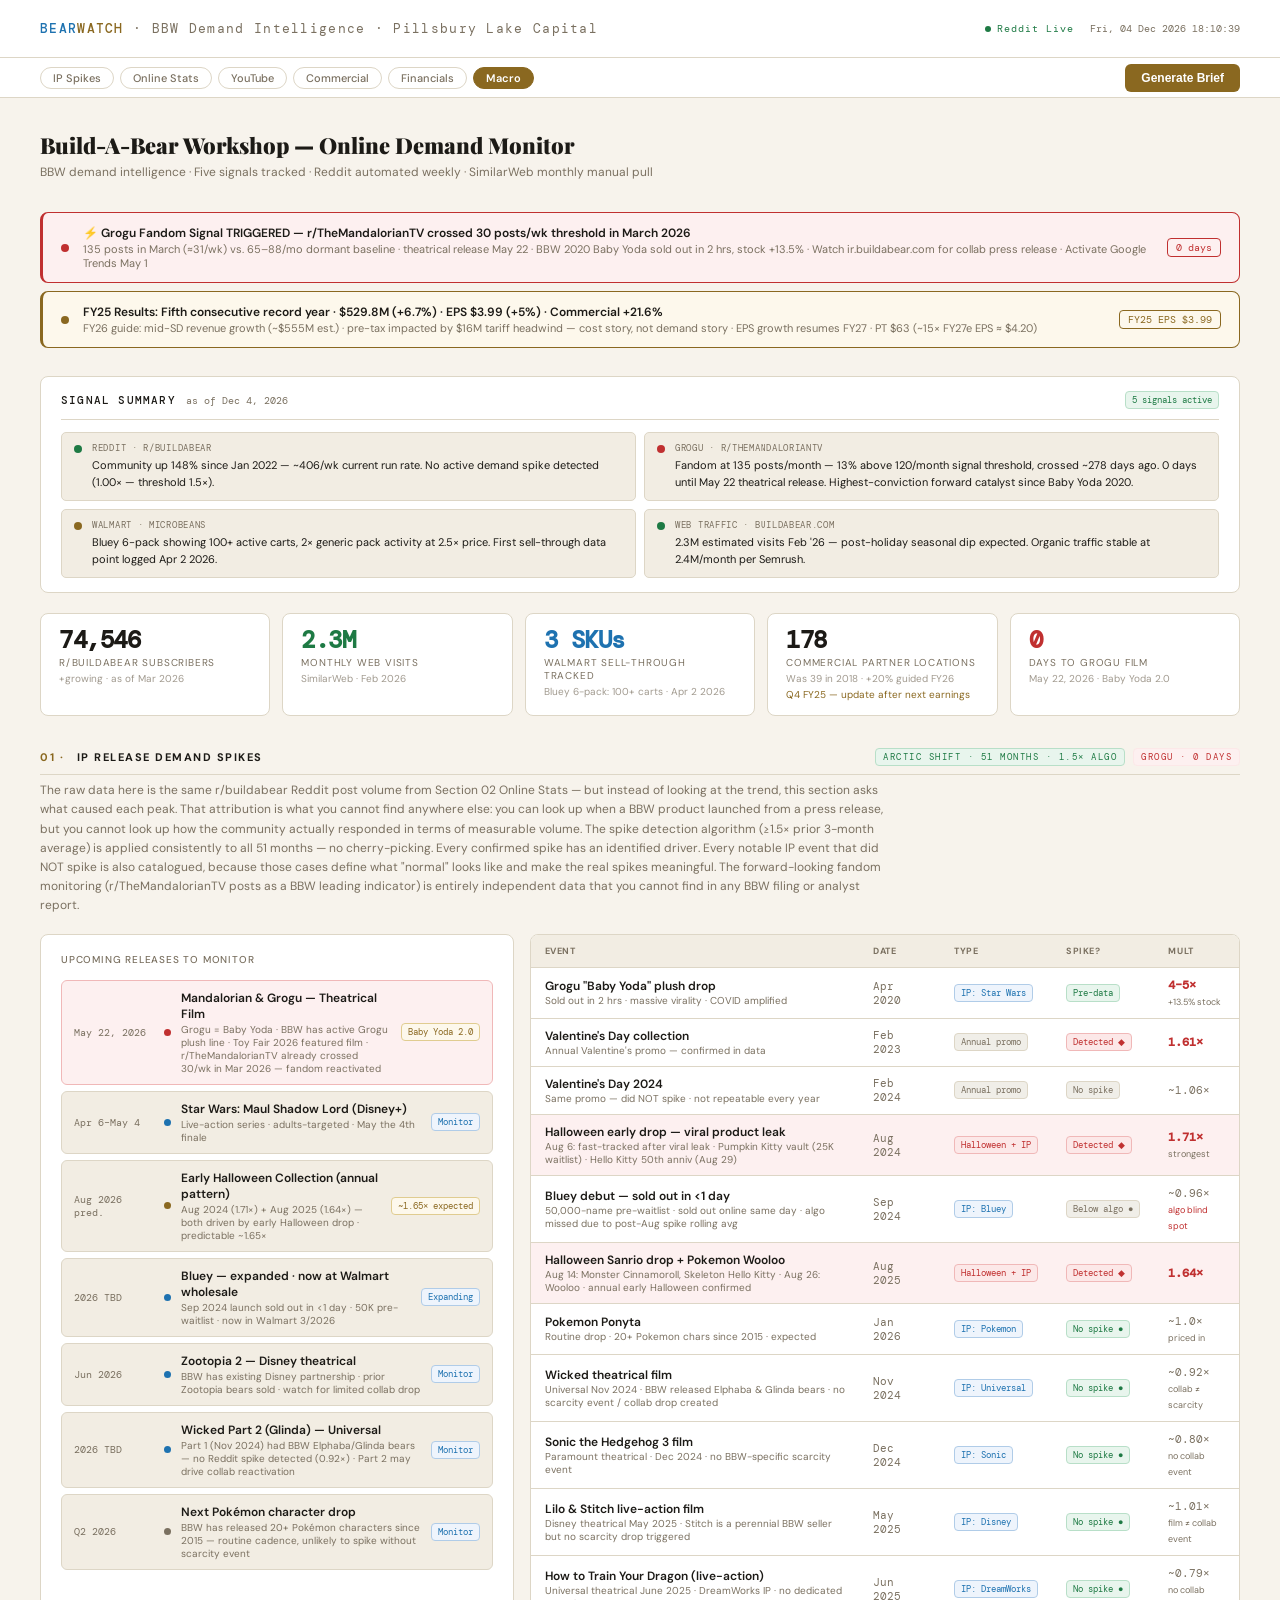
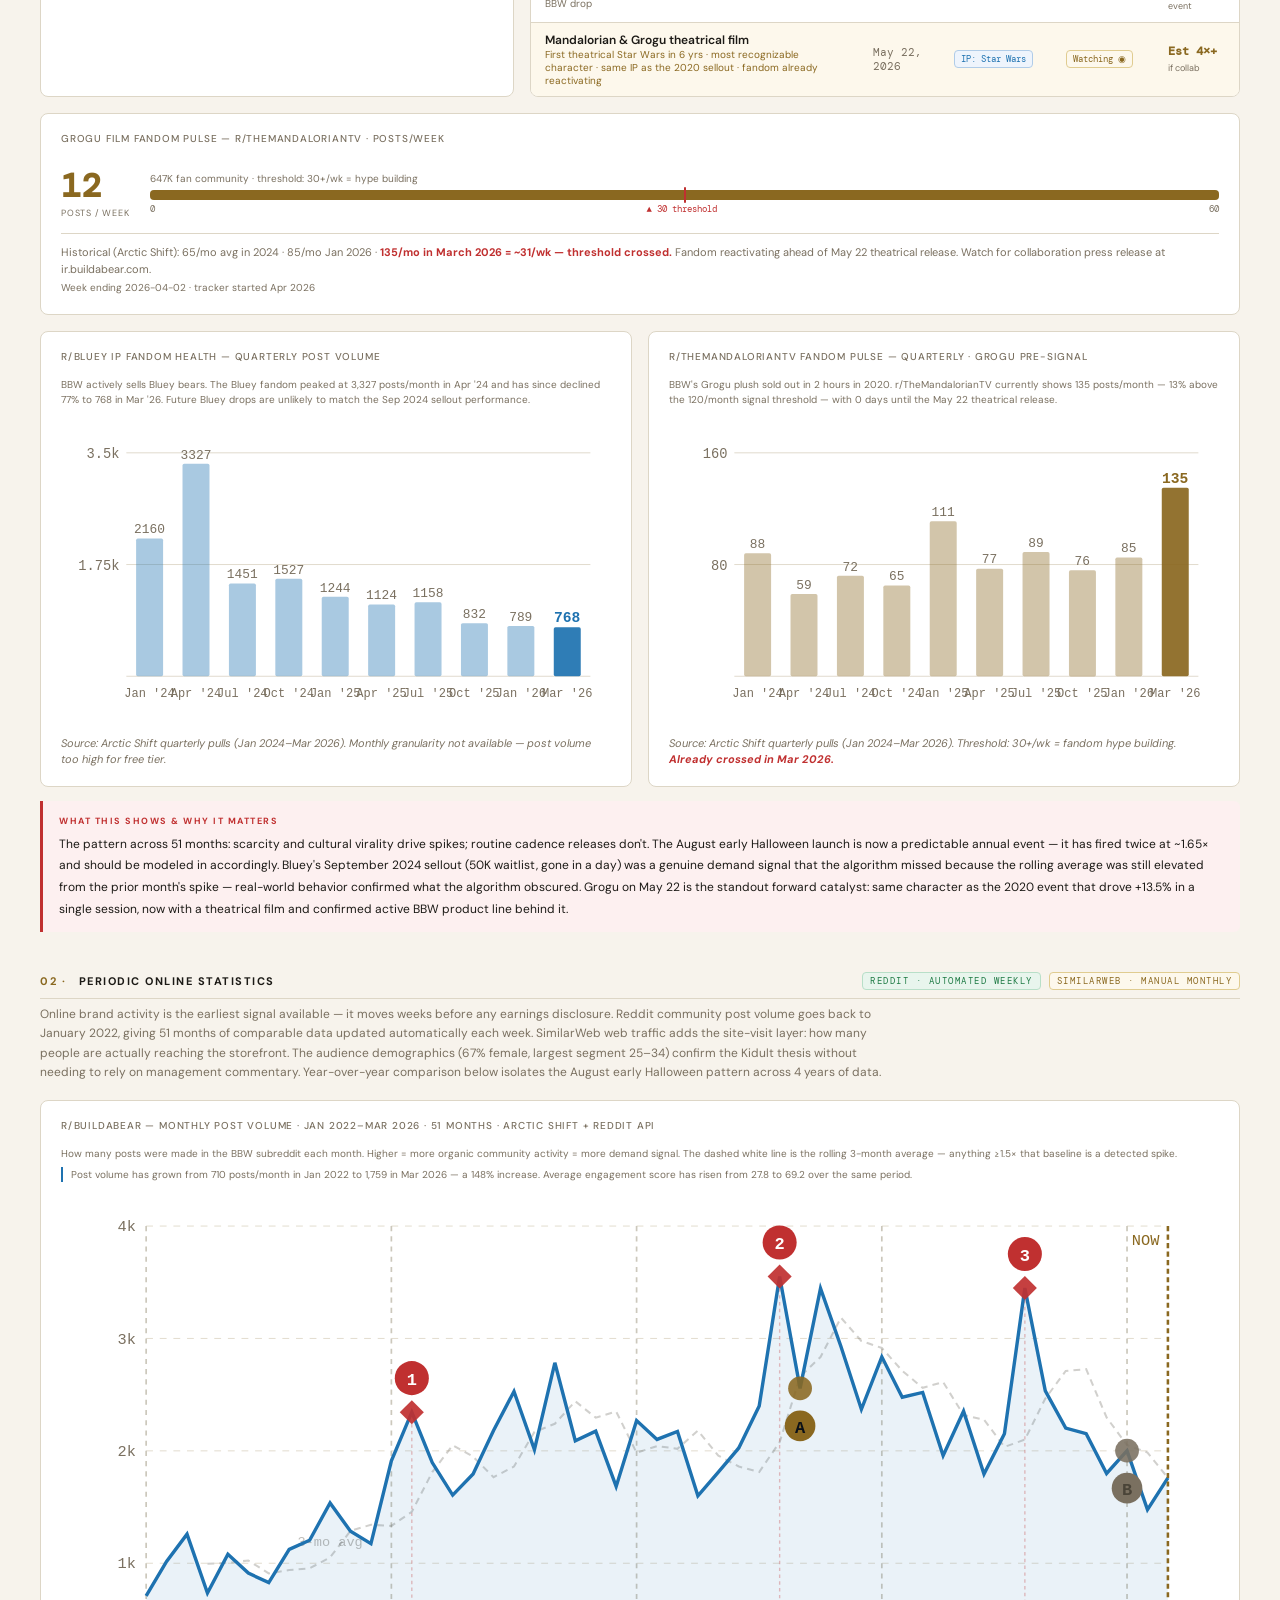
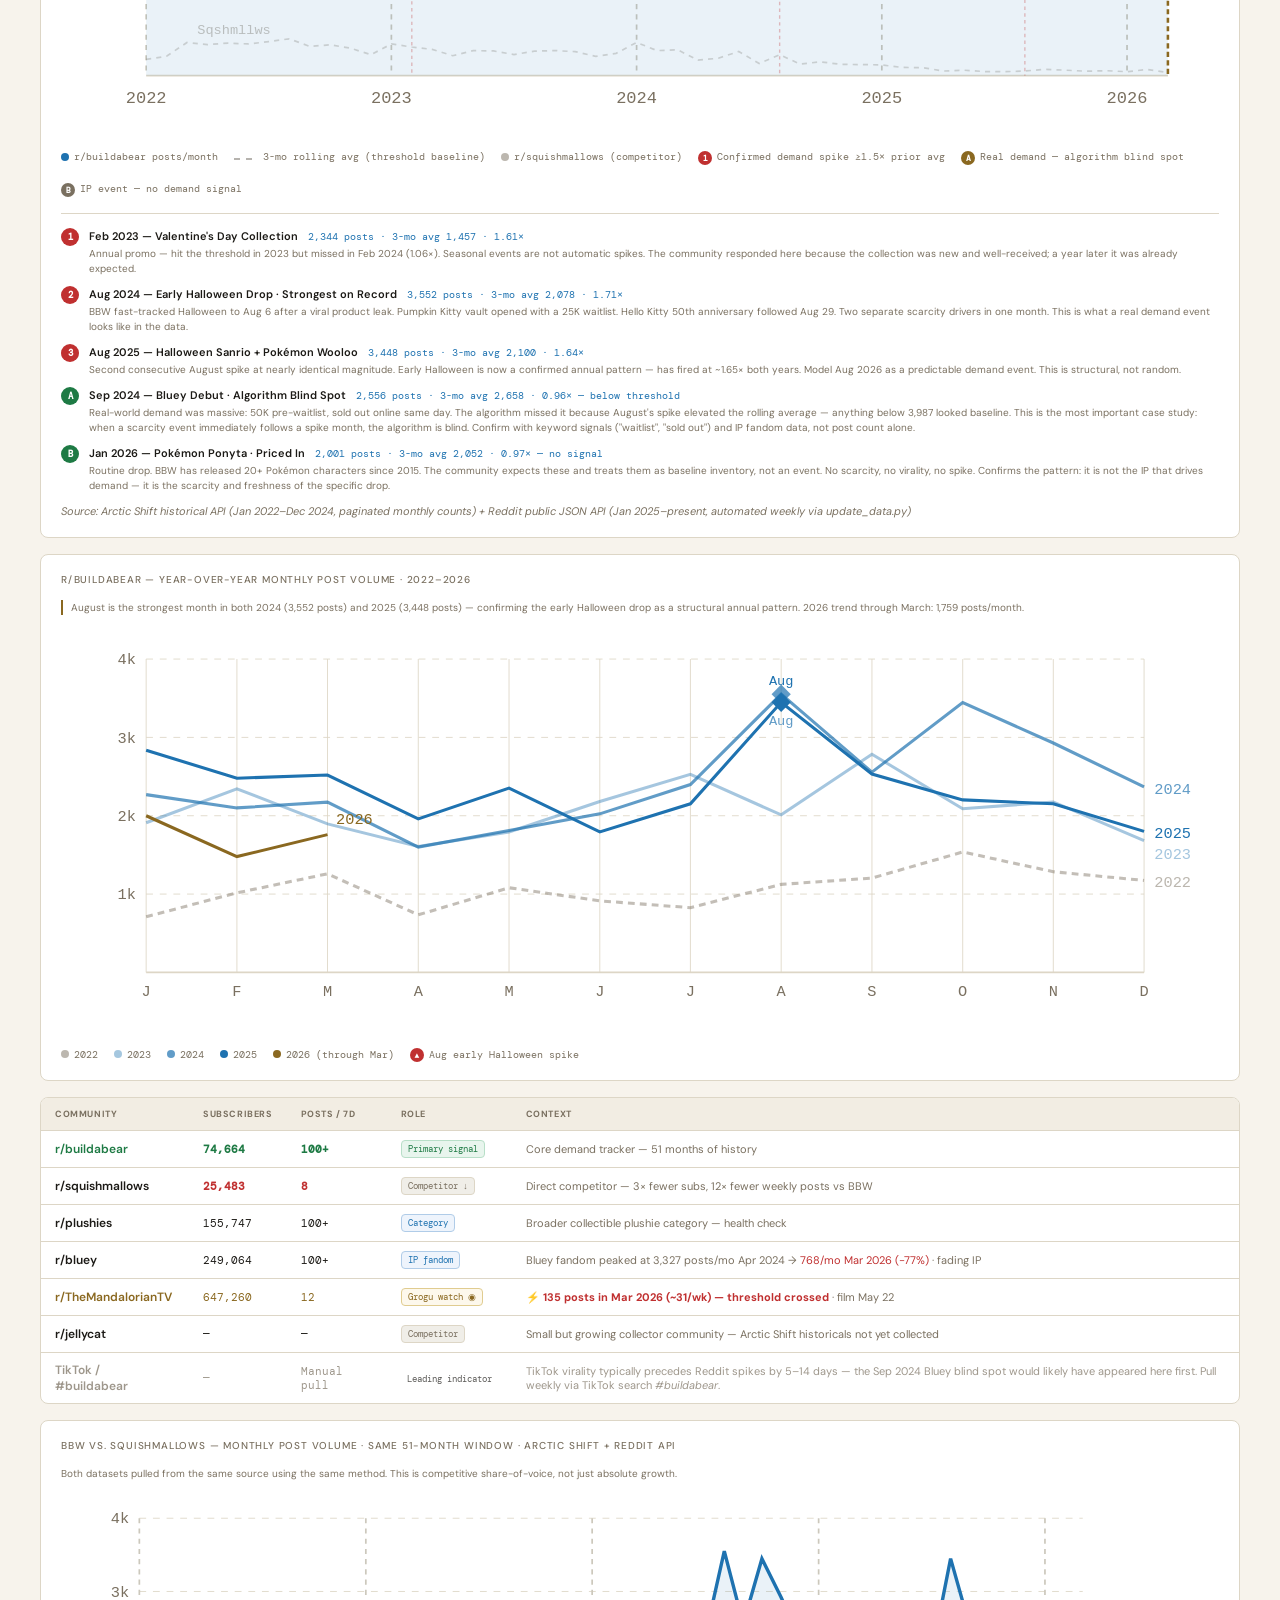
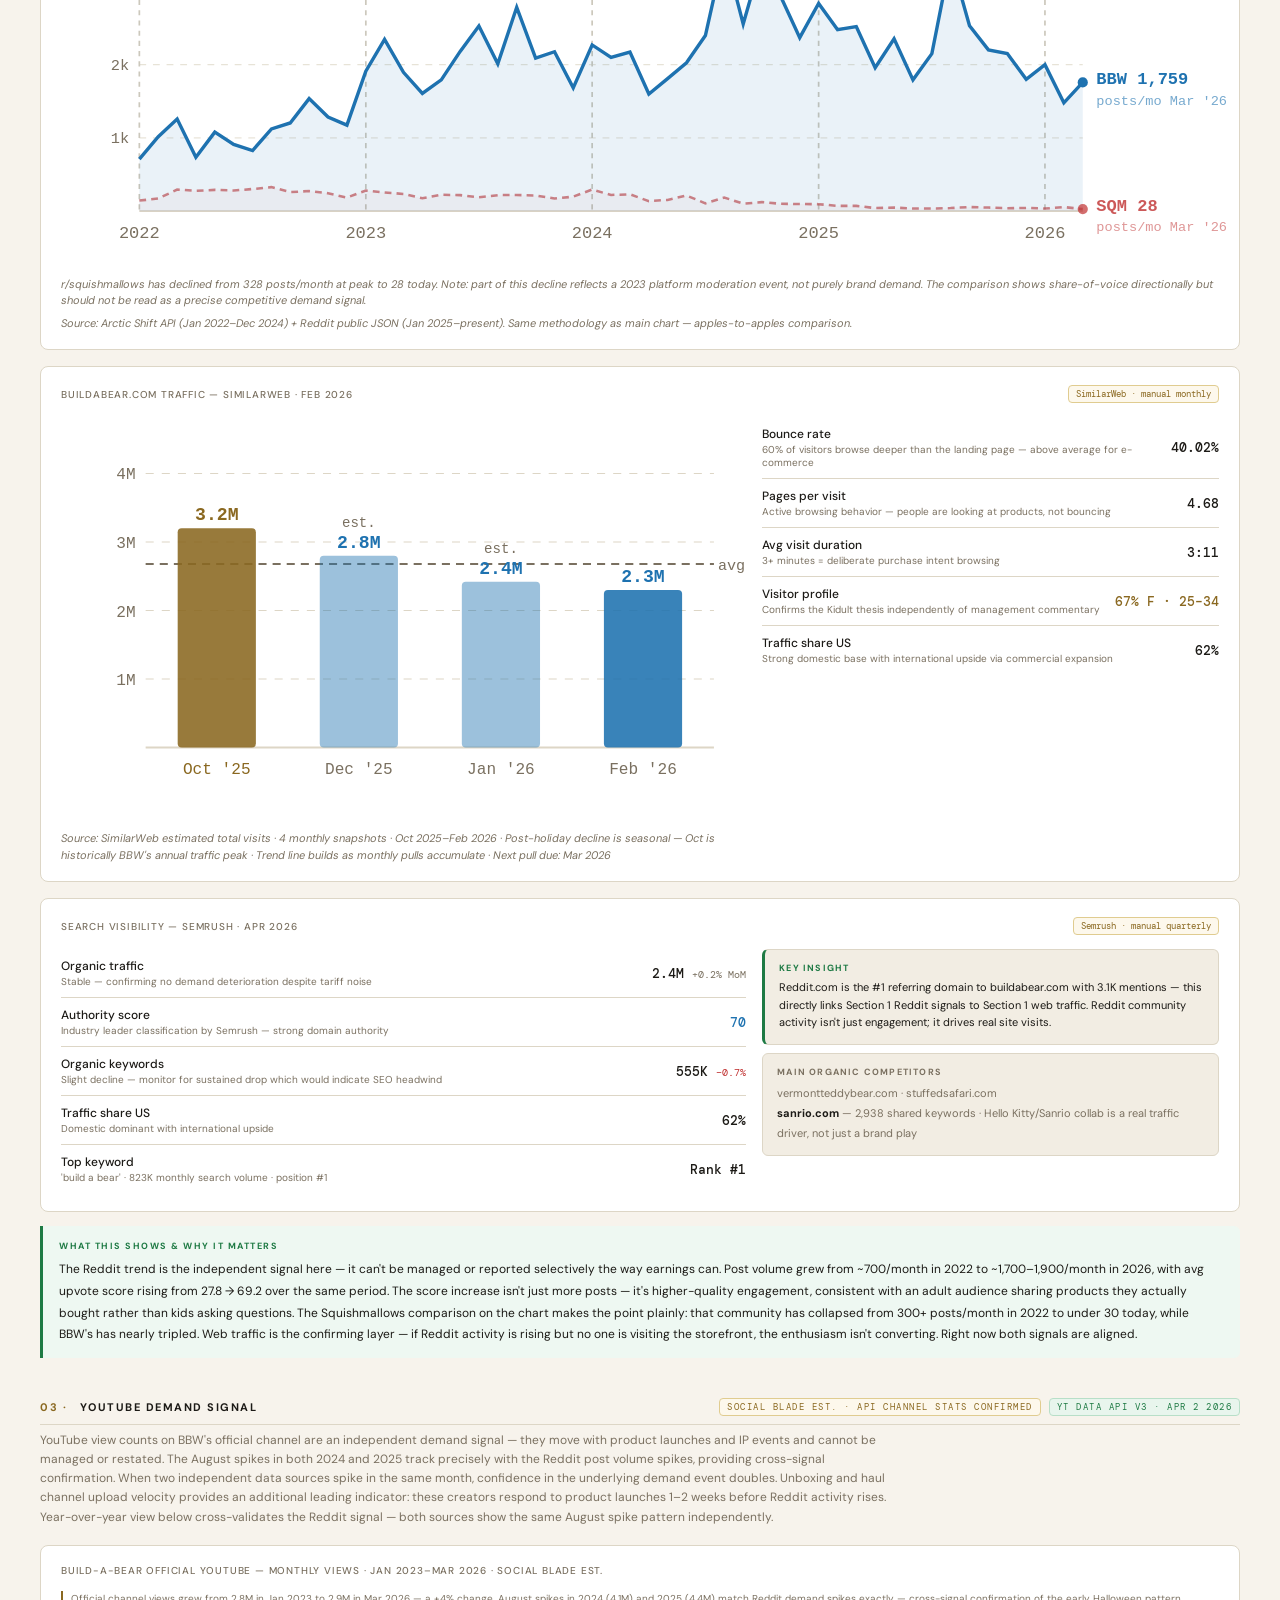
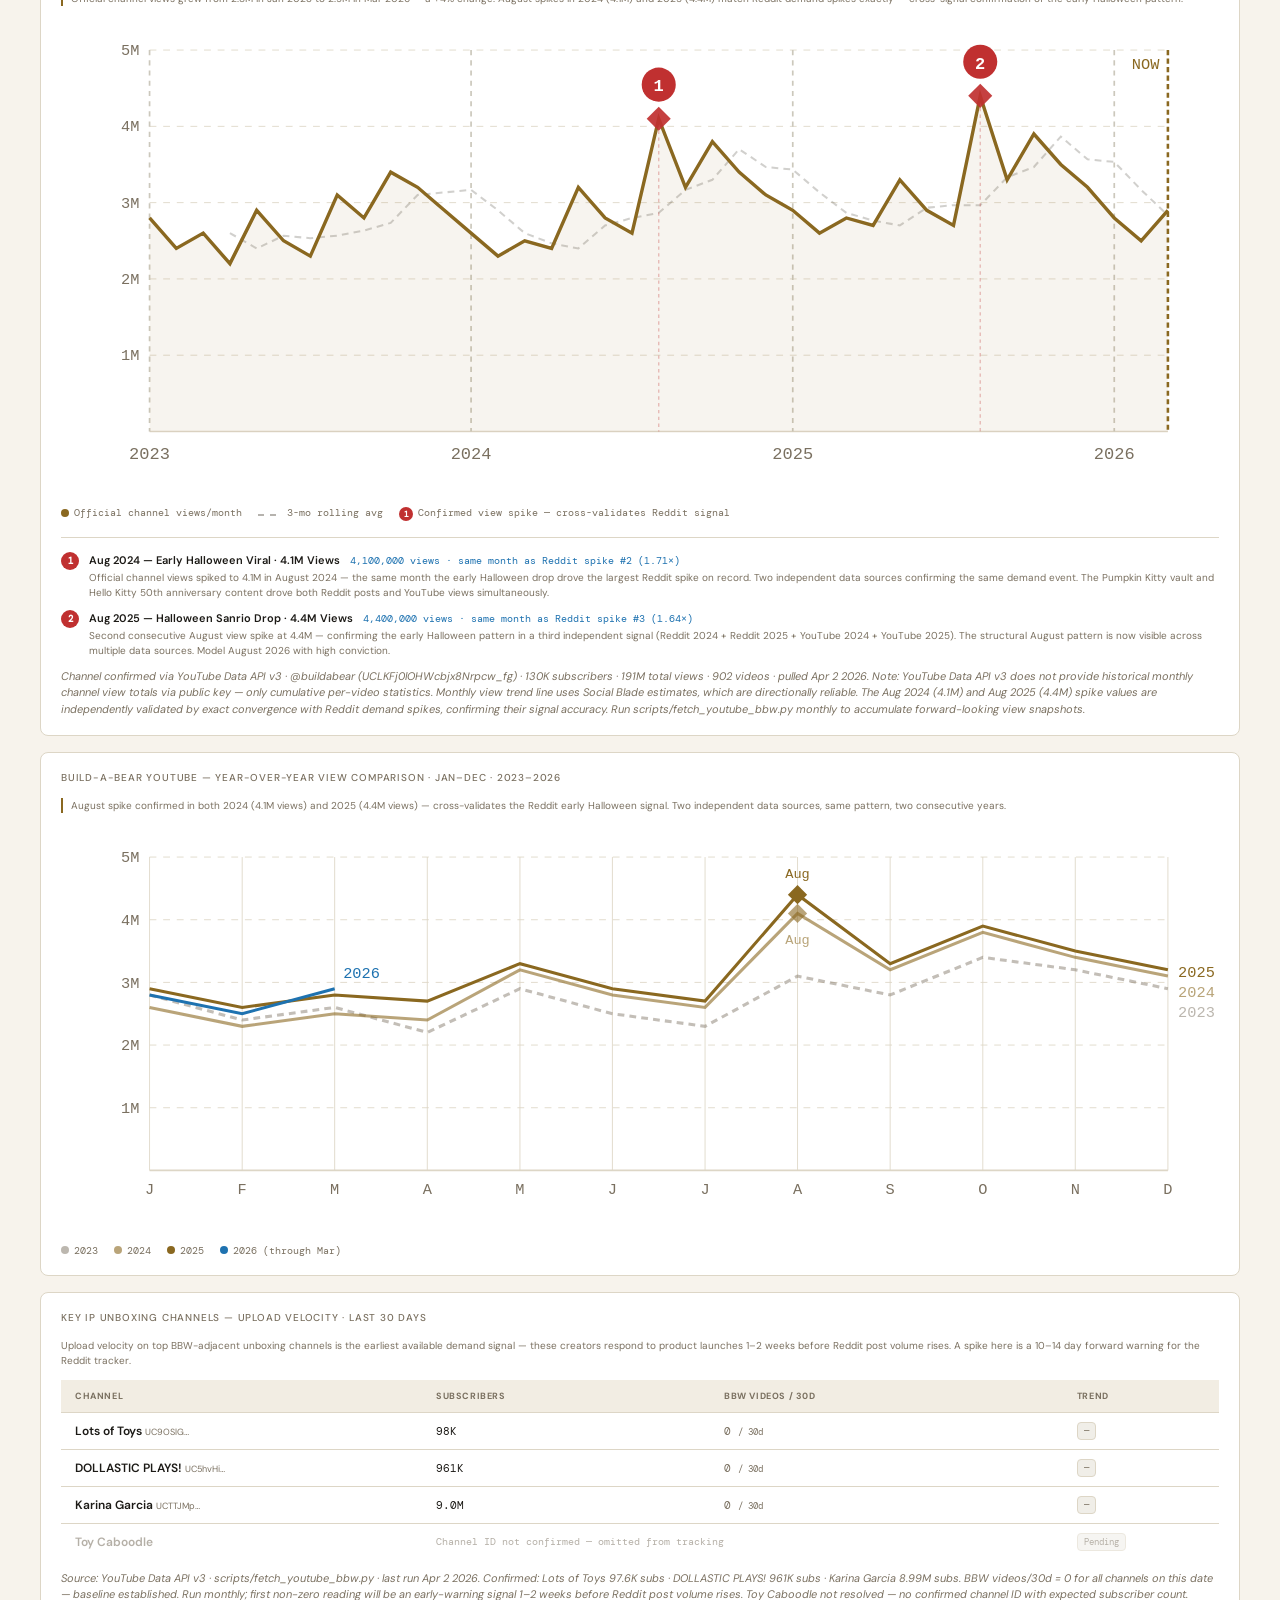
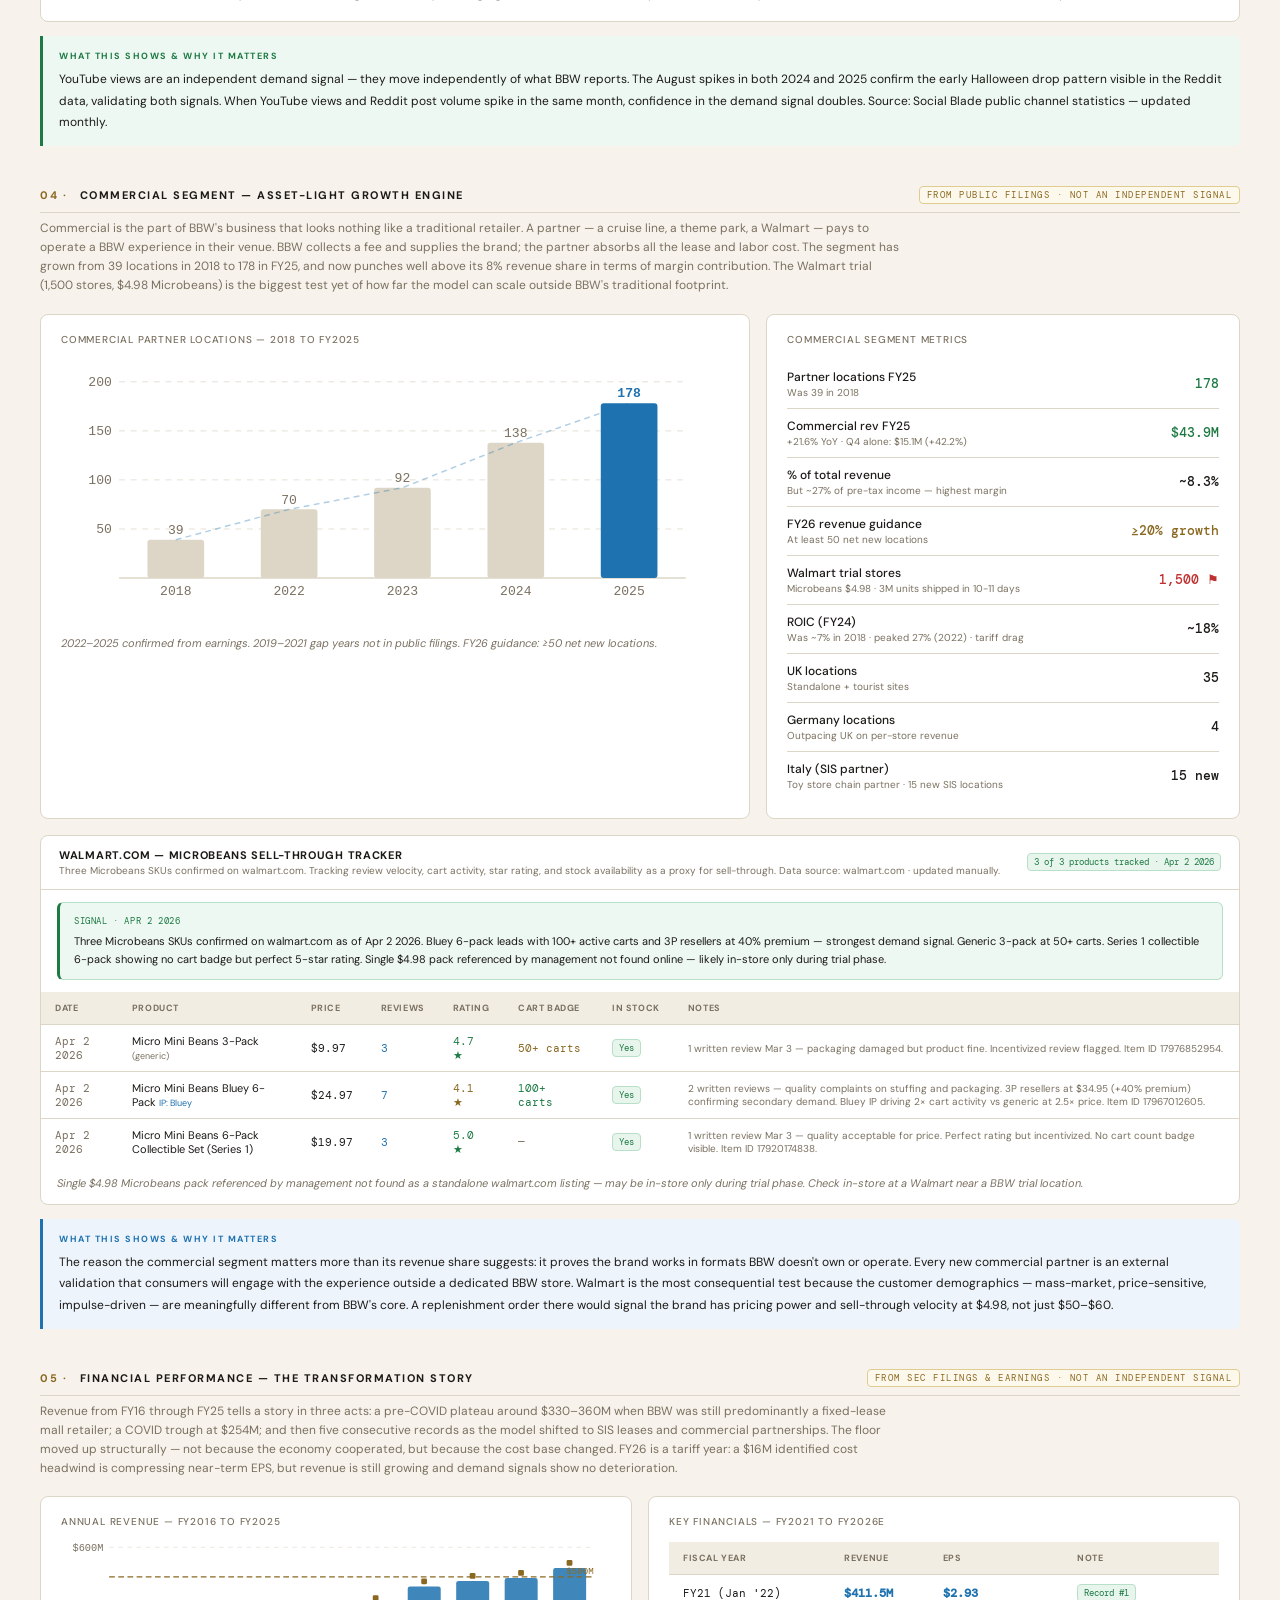
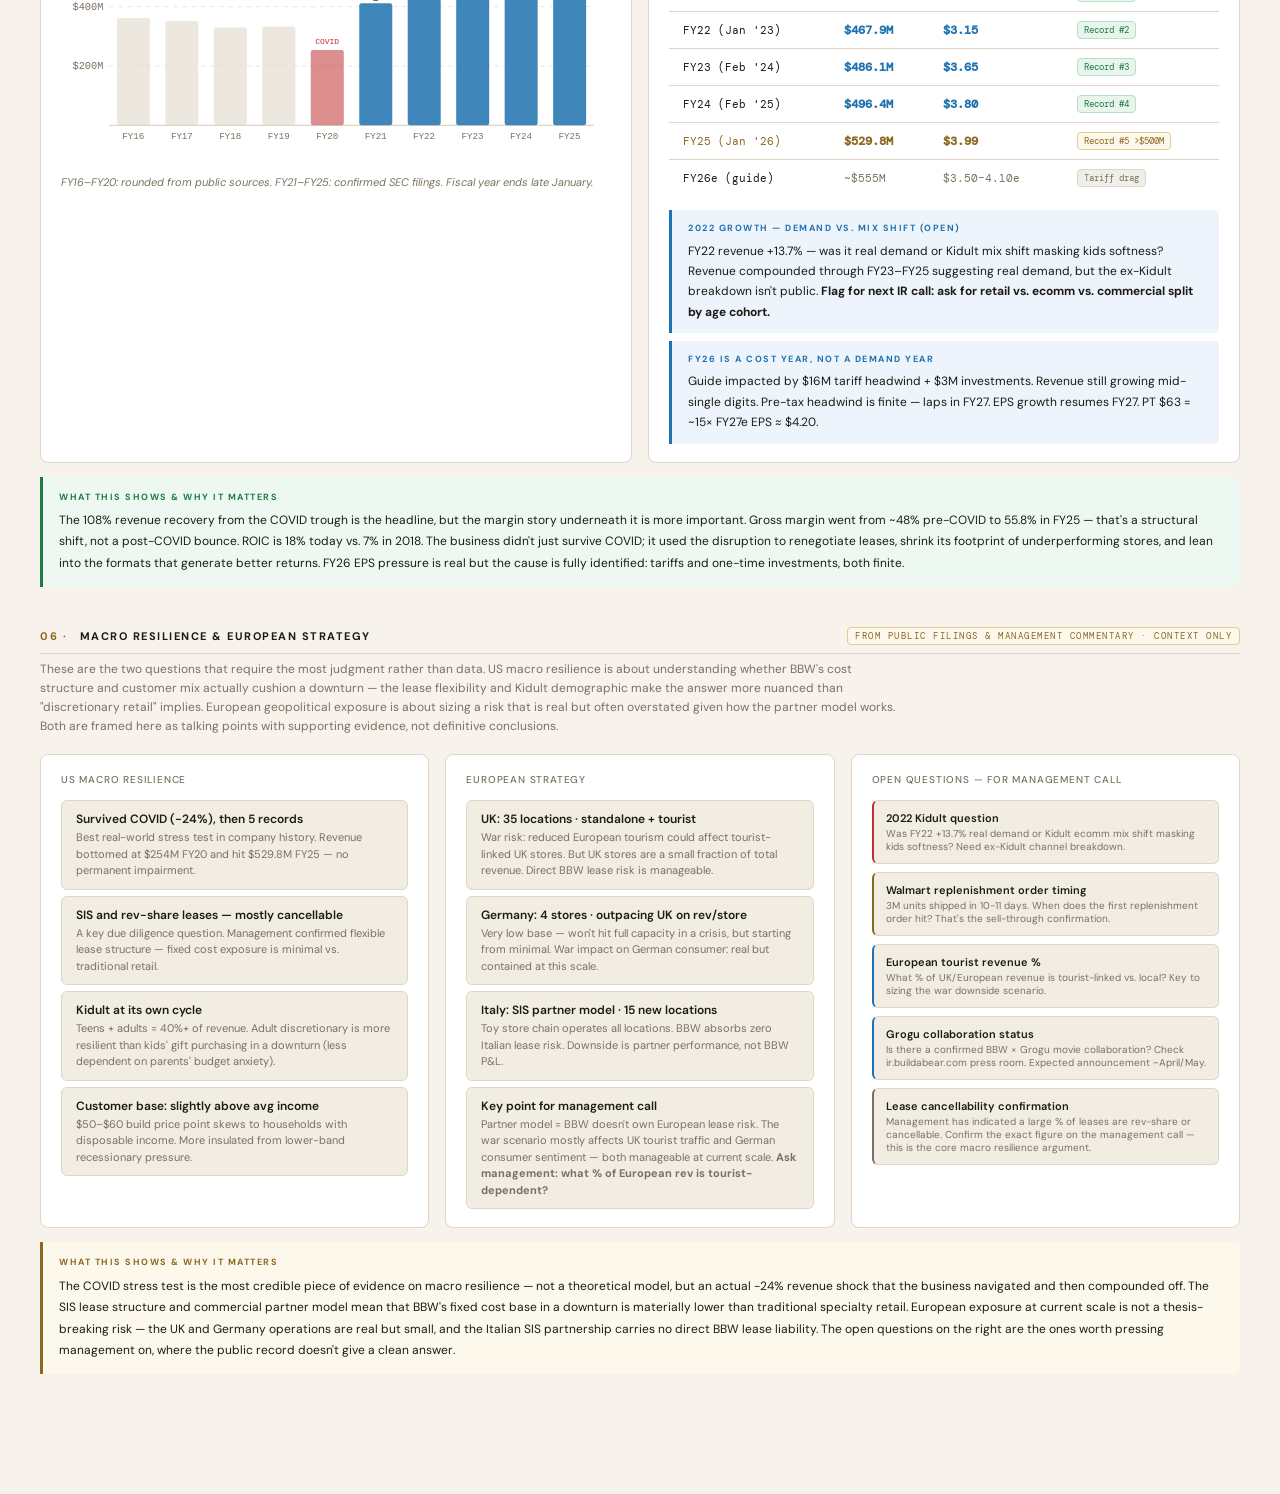
<file: dashboards/bbw.html>
<!DOCTYPE html>
<html lang="en">
<head>
<meta charset="UTF-8">
<meta name="viewport" content="width=device-width, initial-scale=1.0">
<title>BEARWATCH — BBW Demand Intelligence</title>
<link href="https://fonts.googleapis.com/css2?family=DM+Sans:wght@300;400;500;600&family=DM+Mono:wght@400;500&family=Playfair+Display:wght@700;900&display=swap" rel="stylesheet">
<style>
:root {
  --bg:       #f7f3ec;
  --surface:  #ffffff;
  --surface2: #f2ede3;
  --border:   #ddd6c6;
  --text:     #1c1a16;
  --muted:    #7a7060;
  --blue:     #1e72b0;
  --green:    #1e7a44;
  --gold:     #8a6820;
  --red:      #c03030;
  --red-dim:  #fce8e8;
  --navy:     #f2ede3;
}
* { margin:0; padding:0; box-sizing:border-box; }
html { scroll-behavior:smooth; }
body { background:var(--bg); color:var(--text); font-family:'DM Sans',sans-serif; font-size:14px; min-height:100vh; }

/* HEADER */
header { background:var(--surface); border-bottom:1px solid var(--border); padding:0 40px; height:58px; display:flex; align-items:center; justify-content:space-between; position:sticky; top:0; z-index:100; }
.logo { font-family:'DM Mono',monospace; font-size:13px; font-weight:500; color:var(--text); letter-spacing:0.1em; }
.logo span { color:var(--gold); }
.header-right { display:flex; align-items:center; gap:16px; }
.live-chip { display:flex; align-items:center; gap:6px; font-family:'DM Mono',monospace; font-size:10px; color:var(--green); letter-spacing:0.1em; }
.live-dot { width:6px; height:6px; border-radius:50%; background:var(--green); animation:pulse 2s ease-in-out infinite; }
@keyframes pulse { 0%,100%{opacity:1} 50%{opacity:0.3} }
.timestamp { font-family:'DM Mono',monospace; font-size:10px; color:var(--muted); }
.brief-btn { background:var(--gold); color:#ffffff; border:none; border-radius:6px; padding:7px 16px; font-size:12px; font-weight:600; cursor:pointer; }
.brief-btn:hover { opacity:0.88; }

/* PAGE */
.page { max-width:1400px; margin:0 auto; padding:32px 40px 80px; }
h1 { font-family:'Playfair Display',serif; font-size:22px; font-weight:900; color:var(--text); margin-bottom:4px; }
.page-sub { font-size:12px; color:var(--muted); margin-bottom:32px; }

/* ALERT BANNER */
.alert-banner { background:#fdf0f0; border:1px solid var(--red); border-left:3px solid var(--red); border-radius:8px; padding:12px 18px; display:flex; align-items:center; gap:14px; margin-bottom:10px; }
.alert-banner-gold { background:#fdf8ec; border-color:var(--gold); border-left:3px solid var(--gold); }
.alert-dot { width:8px; height:8px; border-radius:50%; flex-shrink:0; animation:pulse 1.5s infinite; }
.alert-dot-red  { background:var(--red); }
.alert-dot-gold { background:var(--gold); }
.alert-title { font-size:12px; font-weight:600; color:var(--text); }
.alert-body  { font-size:11px; color:var(--muted); margin-top:1px; }
.alert-tag { margin-left:auto; flex-shrink:0; font-family:'DM Mono',monospace; font-size:10px; color:var(--red); border:1px solid var(--red); border-radius:4px; padding:2px 8px; }
.alert-tag-gold { color:var(--gold); border-color:var(--gold); }

/* STATUS ROW */
.status-row { display:grid; grid-template-columns:repeat(5,1fr); gap:12px; margin-bottom:32px; }
.stat-card { background:var(--surface); border:1px solid var(--border); border-radius:8px; padding:14px 18px; }
.stat-card.highlight { border-color:var(--gold); }
.stat-val { font-size:24px; font-weight:700; font-family:'DM Mono',monospace; color:var(--text); letter-spacing:-0.5px; line-height:1; margin-bottom:4px; }
.stat-val.green { color:var(--green); }
.stat-val.gold  { color:var(--gold); }
.stat-val.red   { color:var(--red); }
.stat-lbl { font-size:10px; color:var(--muted); text-transform:uppercase; letter-spacing:0.8px; }
.stat-note { font-size:10px; color:var(--muted); margin-top:3px; opacity:0.7; }

/* SECTION */
section { margin-bottom:40px; }
.section-title { font-size:11px; font-weight:700; text-transform:uppercase; letter-spacing:1.5px; color:var(--text); margin-bottom:6px; padding-bottom:8px; border-bottom:1px solid var(--border); display:flex; align-items:center; justify-content:space-between; }
.section-title-num { color:var(--gold); margin-right:8px; }
.section-badge { font-family:'DM Mono',monospace; font-size:9px; padding:2px 7px; border-radius:4px; font-weight:400; }
.badge-live  { background:#e8f5ed; color:var(--green); border:1px solid #b8dfc8; }
.badge-manual{ background:#fdf8ec; color:var(--gold); border:1px solid #e0cc90; }
.badge-watch { background:#fdf0f0; color:var(--red); border:1px solid var(--red-dim); animation:pulse 2s infinite; }
.section-sub { font-size:12px; color:var(--muted); margin-bottom:18px; line-height:1.6; max-width:860px; }
.section-sub strong { color:#2a4a7a; }

/* SECTION WHY */
.section-why { font-size:12px; color:var(--text); line-height:1.8; margin-top:14px; padding:12px 16px; border-left:3px solid var(--green); background:#eef8f2; border-radius:0 6px 6px 0; }
.section-why-lbl { display:block; font-size:9px; font-weight:700; text-transform:uppercase; letter-spacing:1.5px; color:var(--green); margin-bottom:5px; }
.section-why.blue-why { border-color:var(--blue); background:#eef4fc; }
.section-why.blue-why .section-why-lbl { color:var(--blue); }
.section-why.gold-why { border-color:var(--gold); background:#fdf8ec; }
.section-why.gold-why .section-why-lbl { color:var(--gold); }
.section-why.red-why  { border-color:var(--red); background:#fdf0f0; }
.section-why.red-why  .section-why-lbl { color:var(--red); }

/* KEY INSIGHT (inline) */
.key-insight { font-size:12px; color:var(--text); line-height:1.7; margin:12px 0 0; padding:11px 16px; border-left:3px solid var(--blue); background:#eef4fc; border-radius:0 5px 5px 0; }
.key-insight-lbl { display:block; font-size:9px; font-weight:700; text-transform:uppercase; letter-spacing:1.5px; color:var(--blue); margin-bottom:4px; }

/* GRID LAYOUTS */
.grid-2 { display:grid; grid-template-columns:1fr 1fr; gap:16px; }
.grid-6040 { display:grid; grid-template-columns:3fr 2fr; gap:16px; }
.grid-4060 { display:grid; grid-template-columns:2fr 3fr; gap:16px; }
.grid-3 { display:grid; grid-template-columns:repeat(3,1fr); gap:16px; }

/* CHART CARD */
.chart-card { background:var(--surface); border:1px solid var(--border); border-radius:8px; padding:18px 20px; }
.chart-card h3 { font-size:10px; color:var(--muted); font-weight:500; text-transform:uppercase; letter-spacing:0.8px; margin-bottom:14px; }
.chart-svg { width:100%; overflow:visible; }

/* TABLE CARD */
.table-card { background:var(--surface); border:1px solid var(--border); border-radius:8px; overflow:hidden; }
table { width:100%; border-collapse:collapse; }
th { font-size:9px; text-transform:uppercase; letter-spacing:0.6px; color:var(--muted); padding:10px 14px; text-align:left; border-bottom:1px solid var(--border); background:var(--surface2); white-space:nowrap; }
td { font-size:12px; color:var(--text); padding:9px 14px; border-bottom:1px solid var(--border); vertical-align:middle; }
tr:last-child td { border-bottom:none; }
tr:hover td { background:var(--surface2); }
.td-name { font-weight:600; color:var(--text); }
.td-mono { font-family:'DM Mono',monospace; font-size:11px; }
.val-green { color:var(--green); font-weight:700; font-family:'DM Mono',monospace; }
.val-gold  { color:var(--gold);  font-weight:700; font-family:'DM Mono',monospace; }
.val-red   { color:var(--red);   font-weight:700; font-family:'DM Mono',monospace; }
.val-blue  { color:var(--blue);  font-weight:700; font-family:'DM Mono',monospace; }
.val-muted { color:var(--muted); font-family:'DM Mono',monospace; font-size:11px; }
.tag { font-family:'DM Mono',monospace; font-size:9px; padding:2px 6px; border-radius:4px; display:inline-block; white-space:nowrap; }
.tag-spike  { background:#fce8e8; color:var(--red); border:1px solid #f0b8b8; }
.tag-watch  { background:#fdf8ec; color:var(--gold); border:1px solid #e0cc90; }
.tag-none   { background:#f0eee8; color:var(--muted); border:1px solid var(--border); }
.tag-live   { background:#e8f5ed; color:var(--green); border:1px solid #b8dfc8; }
.tag-ip     { background:#eef4fc; color:var(--blue); border:1px solid #b0cce8; }

/* SPIKE LEGEND */
.spike-legend { display:flex; gap:16px; margin-top:10px; flex-wrap:wrap; }
.spike-legend-item { display:flex; align-items:center; gap:5px; font-size:10px; color:var(--muted); font-family:'DM Mono',monospace; }
.s-dot { width:8px; height:8px; border-radius:50%; }

/* KV ROWS */
.kv-row { display:flex; justify-content:space-between; align-items:center; padding:9px 0; border-bottom:1px solid var(--border); }
.kv-row:last-child { border-bottom:none; }
.kv-label { font-size:12px; color:var(--text); font-weight:500; }
.kv-note  { font-size:10px; color:var(--muted); margin-top:1px; }
.kv-val   { font-family:'DM Mono',monospace; font-size:13px; color:var(--text); font-weight:500; }

/* METRIC LIST (inside chart-card) */
.metric-list { display:flex; flex-direction:column; gap:0; }

/* RELEASE ITEMS */
.release-list { display:flex; flex-direction:column; gap:6px; }
.release-item { display:flex; align-items:center; gap:10px; padding:9px 12px; background:var(--surface2); border:1px solid var(--border); border-radius:6px; }
.release-item.alert { background:#fdf0f0; border-color:#f0b8b8; }
.release-date { font-family:'DM Mono',monospace; font-size:10px; color:var(--muted); min-width:80px; }
.r-dot { width:7px; height:7px; border-radius:50%; flex-shrink:0; }
.r-dot-red  { background:var(--red); animation:pulse 1.5s infinite; }
.r-dot-gold { background:var(--gold); }
.r-dot-blue { background:var(--blue); }
.r-dot-dim  { background:var(--muted); }
.r-dot-green{ background:var(--green); }
.release-name { font-size:12px; font-weight:600; color:var(--text); flex:1; }
.release-sub  { font-size:10px; color:var(--muted); margin-top:1px; }

/* MACRO ROWS */
.macro-item { padding:10px 14px; background:var(--surface2); border:1px solid var(--border); border-radius:6px; margin-bottom:6px; }
.macro-item:last-child { margin-bottom:0; }
.macro-title { font-size:12px; font-weight:600; color:var(--text); margin-bottom:2px; }
.macro-body  { font-size:11px; color:var(--muted); line-height:1.5; }

/* DATA NOTE */
.data-note { color:var(--muted); font-size:11px; margin-top:10px; font-style:italic; line-height:1.5; }

/* MODAL */
.modal-backdrop { position:fixed; inset:0; z-index:500; background:rgba(0,0,0,0.7); display:none; align-items:center; justify-content:center; }
.modal-backdrop.open { display:flex; }
.modal { background:var(--surface); border:1px solid var(--border); border-radius:12px; padding:32px 36px; max-width:660px; width:90%; max-height:82vh; overflow-y:auto; }
.modal-hdr { display:flex; justify-content:space-between; align-items:flex-start; margin-bottom:20px; }
.modal-title { font-family:'Playfair Display',serif; font-size:18px; font-weight:900; color:var(--text); }
.modal-date  { font-family:'DM Mono',monospace; font-size:10px; color:var(--muted); margin-top:3px; }
.modal-close { background:none; border:1px solid var(--border); border-radius:50%; width:28px; height:28px; color:var(--muted); cursor:pointer; font-size:13px; }
.modal-body  { font-size:13px; line-height:1.7; color:var(--text); }
.modal-body h4 { font-size:13px; font-weight:700; color:var(--text); margin:16px 0 5px; }
.modal-body p { margin-bottom:8px; }
.modal-body .num { font-family:'DM Mono',monospace; font-weight:600; color:var(--blue); }
.modal-loader { display:flex; align-items:center; gap:10px; color:var(--muted); padding:16px 0; }
.spinner { width:18px; height:18px; border:2px solid var(--border); border-top-color:var(--blue); border-radius:50%; animation:spin 0.8s linear infinite; }
@keyframes spin { to { transform:rotate(360deg); } }

/* CHART ANNOTATION STRIP */
.ann-strip { margin-top:16px; border-top:1px solid var(--border); padding-top:12px; display:flex; flex-direction:column; gap:8px; }
.ann-item { display:flex; align-items:flex-start; gap:10px; }
.ann-badge { width:18px; height:18px; border-radius:50%; display:flex; align-items:center; justify-content:center; font-family:'DM Mono',monospace; font-size:9px; font-weight:700; flex-shrink:0; margin-top:2px; }
.ann-badge-spike { background:var(--red); color:#fff; }
.ann-badge-miss  { background:var(--green); color:#fff; }
.ann-content { flex:1; }
.ann-title { font-size:11px; font-weight:600; color:var(--text); display:inline; }
.ann-data  { font-family:'DM Mono',monospace; font-size:10px; color:var(--blue); margin-left:6px; display:inline; }
.ann-note  { font-size:10px; color:var(--muted); margin-top:2px; line-height:1.5; }

/* KEYWORD BARS */
.kw-row { display:grid; grid-template-columns:80px 1fr 44px 120px; align-items:center; gap:10px; padding:7px 0; border-bottom:1px solid var(--border); }
.kw-row:last-child { border-bottom:none; }
.kw-term { font-family:'DM Mono',monospace; font-size:11px; color:var(--text); }
.kw-track { background:var(--surface2); border-radius:3px; height:8px; overflow:hidden; }
.kw-fill { height:100%; border-radius:3px; transition:width 0.4s; }
.kw-count { font-family:'DM Mono',monospace; font-size:11px; color:var(--muted); text-align:right; white-space:nowrap; }
.kw-desc { font-size:10px; color:var(--muted); }

/* PULSE GAUGE */
.pulse-wrap { display:flex; align-items:center; gap:20px; padding:10px 0 14px; }
.pulse-num { font-size:34px; font-weight:700; font-family:'DM Mono',monospace; line-height:1; }
.pulse-gauge { flex:1; }
.pulse-track { background:var(--surface2); border-radius:4px; height:10px; position:relative; overflow:visible; }
.pulse-fill { height:100%; border-radius:4px; background:var(--gold); transition:width 0.5s; }
.pulse-threshold { position:absolute; top:-3px; height:16px; width:2px; background:var(--red); border-radius:1px; }
.pulse-labels { display:flex; justify-content:space-between; font-size:9px; color:var(--muted); margin-top:3px; font-family:'DM Mono',monospace; }

/* WALMART TABLE */
.wmt-hdr { padding:12px 18px; border-bottom:1px solid var(--border); display:flex; justify-content:space-between; align-items:center; }
.wmt-title { font-size:11px; font-weight:700; color:var(--text); text-transform:uppercase; letter-spacing:0.7px; }
.wmt-sub { font-size:10px; color:var(--muted); margin-top:2px; }
.wmt-empty { text-align:center; color:var(--muted); font-size:12px; padding:24px 14px; }

/* SIGNAL SUMMARY PANEL */
.signal-summary { background:var(--surface); border:1px solid var(--border); border-radius:8px; padding:14px 20px; margin-bottom:20px; }
.ss-header { display:flex; align-items:center; gap:10px; margin-bottom:12px; padding-bottom:10px; border-bottom:1px solid var(--border); }
.ss-title { font-family:'DM Mono',monospace; font-size:11px; font-weight:500; text-transform:uppercase; letter-spacing:1.2px; color:var(--text); }
.ss-date { font-family:'DM Mono',monospace; font-size:10px; color:var(--muted); flex:1; }
.ss-lines { display:grid; grid-template-columns:1fr 1fr; gap:8px; }
.ss-line { display:flex; gap:10px; align-items:flex-start; padding:9px 12px; background:var(--surface2); border-radius:5px; border:1px solid var(--border); }
.ss-dot { width:8px; height:8px; border-radius:50%; flex-shrink:0; margin-top:3px; }
.ss-dot-green { background:var(--green); }
.ss-dot-gold { background:var(--gold); }
.ss-dot-red { background:var(--red); animation:pulse 1.5s infinite; }
.ss-lbl { font-family:'DM Mono',monospace; font-size:9px; text-transform:uppercase; letter-spacing:0.7px; color:var(--muted); margin-bottom:3px; }
.ss-text { font-size:11px; color:var(--text); line-height:1.55; }

@media (max-width:1050px) {
  .status-row { grid-template-columns:repeat(3,1fr); }
  .grid-2,.grid-6040,.grid-4060,.grid-3 { grid-template-columns:1fr; }
}
/* NAV PILLS */
.nav-pill { background:transparent; border:1px solid var(--border); border-radius:20px; padding:3px 12px; font-size:11px; font-weight:500; color:var(--muted); cursor:pointer; font-family:'DM Sans',sans-serif; transition:all 0.15s; }
.nav-pill:hover { border-color:var(--gold); color:var(--gold); }
.nav-pill.active { background:var(--gold); border-color:var(--gold); color:#fff; font-weight:600; }
</style>
</head>
<body>

<!-- HEADER -->
<header>
  <div class="logo"><span style="color:var(--blue)">BEAR</span><span>WATCH</span> <span style="color:var(--muted);font-weight:400">· BBW Demand Intelligence · Pillsbury Lake Capital</span></div>
  <div class="header-right">
    <div class="live-chip"><div class="live-dot"></div> Reddit Live</div>
    <div class="timestamp" id="clock">—</div>
  </div>
</header>
<!-- NAV BAR -->
<nav id="sectionNav" style="background:var(--surface);border-bottom:1px solid var(--border);padding:0 40px;height:40px;display:flex;align-items:center;justify-content:space-between;position:sticky;top:58px;z-index:99;">
  <div style="display:flex;gap:6px;" id="navPills">
    <button class="nav-pill" data-target="sec-ip">IP Spikes</button>
    <button class="nav-pill" data-target="sec-online">Online Stats</button>
    <button class="nav-pill" data-target="sec-youtube">YouTube</button>
    <button class="nav-pill" data-target="sec-commercial">Commercial</button>
    <button class="nav-pill" data-target="sec-financial">Financials</button>
    <button class="nav-pill" data-target="sec-macro">Macro</button>
  </div>
  <button class="brief-btn" onclick="openBrief()">Generate Brief</button>
</nav>

<div class="page">
<h1>Build-A-Bear Workshop — Online Demand Monitor</h1>
<div class="page-sub">BBW demand intelligence · Five signals tracked · Reddit automated weekly · SimilarWeb monthly manual pull</div>

<!-- ALERT BANNERS -->
<div class="alert-banner" style="margin-bottom:8px">
  <div class="alert-dot alert-dot-red"></div>
  <div>
    <div class="alert-title">⚡ Grogu Fandom Signal TRIGGERED — r/TheMandalorianTV crossed 30 posts/wk threshold in March 2026</div>
    <div class="alert-body">135 posts in March (≈31/wk) vs. 65–88/mo dormant baseline · theatrical release May 22 · BBW 2020 Baby Yoda sold out in 2 hrs, stock +13.5% · Watch ir.buildabear.com for collab press release · Activate Google Trends May 1</div>
  </div>
  <div class="alert-tag" id="groguAlertTag">— days</div>
</div>
<div class="alert-banner alert-banner-gold" style="margin-bottom:28px">
  <div class="alert-dot alert-dot-gold"></div>
  <div>
    <div class="alert-title">FY25 Results: Fifth consecutive record year · $529.8M (+6.7%) · EPS $3.99 (+5%) · Commercial +21.6%</div>
    <div class="alert-body">FY26 guide: mid-SD revenue growth (~$555M est.) · pre-tax impacted by $16M tariff headwind — cost story, not demand story · EPS growth resumes FY27 · PT $63 (~15× FY27e EPS ≈ $4.20)</div>
  </div>
  <div class="alert-tag alert-tag-gold">FY25 EPS $3.99</div>
</div>

<!-- SIGNAL SUMMARY -->
<div class="signal-summary">
  <div class="ss-header">
    <div class="ss-title">Signal Summary</div>
    <div class="ss-date" id="ssDt"></div>
    <span class="tag tag-live">5 signals active</span>
  </div>
  <div class="ss-lines" id="ssLines"></div>
</div>

<!-- STATUS ROW -->
<div class="status-row">
  <div class="stat-card">
    <div class="stat-val">74,546</div>
    <div class="stat-lbl">r/buildabear subscribers</div>
    <div class="stat-note">+growing · as of Mar 2026</div>
  </div>
  <div class="stat-card">
    <div class="stat-val green"><!-- SW:visits_val -->2.3M<!-- /SW:visits_val --></div>
    <div class="stat-lbl">Monthly web visits</div>
    <div class="stat-note">SimilarWeb · <!-- SW:visits_date -->Feb 2026<!-- /SW:visits_date --></div>
  </div>
  <div class="stat-card">
    <div class="stat-val" style="color:var(--blue)">3 SKUs</div>
    <div class="stat-lbl">Walmart sell-through tracked</div>
    <div class="stat-note">Bluey 6-pack: 100+ carts · Apr 2 2026</div>
  </div>
  <div class="stat-card">
    <div class="stat-val">178</div>
    <div class="stat-lbl">Commercial partner locations</div>
    <div class="stat-note">Was 39 in 2018 · +20% guided FY26</div>
    <div class="stat-note" style="color:var(--gold);opacity:1">Q4 FY25 — update after next earnings</div>
  </div>
  <div class="stat-card">
    <div class="stat-val red" id="groguDaysStat">—</div>
    <div class="stat-lbl">Days to Grogu film</div>
    <div class="stat-note">May 22, 2026 · Baby Yoda 2.0</div>
  </div>
</div>

<!-- ═══════════════════════════════════════════════════════════ -->
<!-- SECTION 1: IP RELEASE DEMAND SPIKES -->
<!-- Oleg Ask: "large character releases — check online statistics around time of release — Baby Yoda benchmark" -->
<!-- ═══════════════════════════════════════════════════════════ -->
<section id="sec-ip">
  <div class="section-title">
    <div><span class="section-title-num">01 ·</span> IP Release Demand Spikes</div>
    <div style="display:flex;gap:8px">
      <span class="section-badge badge-live">Arctic Shift · 51 months · 1.5× algo</span>
      <span class="section-badge badge-watch" id="groguBadge">Grogu · — days</span>
    </div>
  </div>
  <div class="section-sub">
    The raw data here is the same r/buildabear Reddit post volume from Section 02 Online Stats — but instead of looking at the trend, this section asks what caused each peak. That attribution is what you cannot find anywhere else: you can look up when a BBW product launched from a press release, but you cannot look up how the community actually responded in terms of measurable volume. The spike detection algorithm (≥1.5× prior 3-month average) is applied consistently to all 51 months — no cherry-picking. Every confirmed spike has an identified driver. Every notable IP event that did NOT spike is also catalogued, because those cases define what "normal" looks like and make the real spikes meaningful. The forward-looking fandom monitoring (r/TheMandalorianTV posts as a BBW leading indicator) is entirely independent data that you cannot find in any BBW filing or analyst report.
  </div>

  <div class="grid-4060">
    <!-- Upcoming catalysts -->
    <div class="chart-card">
      <h3>Upcoming Releases to Monitor</h3>
      <div class="release-list">
        <div class="release-item alert">
          <div class="release-date">May 22, 2026</div>
          <div class="r-dot r-dot-red"></div>
          <div>
            <div class="release-name">Mandalorian &amp; Grogu — Theatrical Film</div>
            <div class="release-sub">Grogu = Baby Yoda · BBW has active Grogu plush line · Toy Fair 2026 featured film · r/TheMandalorianTV already crossed 30/wk in Mar 2026 — fandom reactivated</div>
          </div>
          <span class="tag tag-watch">Baby Yoda 2.0</span>
        </div>
        <div class="release-item">
          <div class="release-date">Apr 6–May 4</div>
          <div class="r-dot r-dot-blue"></div>
          <div>
            <div class="release-name">Star Wars: Maul Shadow Lord (Disney+)</div>
            <div class="release-sub">Live-action series · adults-targeted · May the 4th finale</div>
          </div>
          <span class="tag tag-ip">Monitor</span>
        </div>
        <div class="release-item">
          <div class="release-date">Aug 2026 pred.</div>
          <div class="r-dot r-dot-gold"></div>
          <div>
            <div class="release-name">Early Halloween Collection (annual pattern)</div>
            <div class="release-sub">Aug 2024 (1.71×) + Aug 2025 (1.64×) — both driven by early Halloween drop · predictable ~1.65×</div>
          </div>
          <span class="tag tag-watch">~1.65× expected</span>
        </div>
        <div class="release-item">
          <div class="release-date">2026 TBD</div>
          <div class="r-dot r-dot-blue"></div>
          <div>
            <div class="release-name">Bluey — expanded · now at Walmart wholesale</div>
            <div class="release-sub">Sep 2024 launch sold out in &lt;1 day · 50K pre-waitlist · now in Walmart 3/2026</div>
          </div>
          <span class="tag tag-ip">Expanding</span>
        </div>
        <div class="release-item">
          <div class="release-date">Jun 2026</div>
          <div class="r-dot r-dot-blue"></div>
          <div>
            <div class="release-name">Zootopia 2 — Disney theatrical</div>
            <div class="release-sub">BBW has existing Disney partnership · prior Zootopia bears sold · watch for limited collab drop</div>
          </div>
          <span class="tag tag-ip">Monitor</span>
        </div>
        <div class="release-item">
          <div class="release-date">2026 TBD</div>
          <div class="r-dot r-dot-blue"></div>
          <div>
            <div class="release-name">Wicked Part 2 (Glinda) — Universal</div>
            <div class="release-sub">Part 1 (Nov 2024) had BBW Elphaba/Glinda bears — no Reddit spike detected (0.92×) · Part 2 may drive collab reactivation</div>
          </div>
          <span class="tag tag-ip">Monitor</span>
        </div>
        <div class="release-item">
          <div class="release-date">Q2 2026</div>
          <div class="r-dot r-dot-dim"></div>
          <div>
            <div class="release-name">Next Pokémon character drop</div>
            <div class="release-sub">BBW has released 20+ Pokémon characters since 2015 — routine cadence, unlikely to spike without scarcity event</div>
          </div>
          <span class="tag tag-ip">Monitor</span>
        </div>
      </div>
    </div>

    <!-- IP Event Ledger -->
    <div class="table-card">
      <table>
        <thead>
          <tr>
            <th>Event</th>
            <th>Date</th>
            <th>Type</th>
            <th>Spike?</th>
            <th>Mult</th>
          </tr>
        </thead>
        <tbody>
          <tr>
            <td>
              <div class="td-name">Grogu "Baby Yoda" plush drop</div>
              <div style="font-size:10px;color:var(--muted)">Sold out in 2 hrs · massive virality · COVID amplified</div>
            </td>
            <td class="td-mono" style="color:var(--muted)">Apr 2020</td>
            <td><span class="tag tag-ip">IP: Star Wars</span></td>
            <td><span class="tag" style="background:#e8f5ed;color:var(--green);border:1px solid #b8dfc8">Pre-data</span></td>
            <td><span class="val-red">4–5×</span><br><span style="font-size:9px;color:var(--muted)">+13.5% stock</span></td>
          </tr>
          <tr>
            <td>
              <div class="td-name">Valentine's Day collection</div>
              <div style="font-size:10px;color:var(--muted)">Annual Valentine's promo — confirmed in data</div>
            </td>
            <td class="td-mono" style="color:var(--muted)">Feb 2023</td>
            <td><span class="tag tag-none">Annual promo</span></td>
            <td><span class="tag tag-spike">Detected ◆</span></td>
            <td><span class="val-red">1.61×</span></td>
          </tr>
          <tr>
            <td>
              <div class="td-name">Valentine's Day 2024</div>
              <div style="font-size:10px;color:var(--muted)">Same promo — did NOT spike · not repeatable every year</div>
            </td>
            <td class="td-mono" style="color:var(--muted)">Feb 2024</td>
            <td><span class="tag tag-none">Annual promo</span></td>
            <td><span class="tag tag-none">No spike</span></td>
            <td><span class="val-muted">~1.06×</span></td>
          </tr>
          <tr style="background:#fdf0f0">
            <td>
              <div class="td-name">Halloween early drop — viral product leak</div>
              <div style="font-size:10px;color:var(--muted)">Aug 6: fast-tracked after viral leak · Pumpkin Kitty vault (25K waitlist) · Hello Kitty 50th anniv (Aug 29)</div>
            </td>
            <td class="td-mono" style="color:var(--muted)">Aug 2024</td>
            <td><span class="tag tag-spike">Halloween + IP</span></td>
            <td><span class="tag tag-spike">Detected ◆</span></td>
            <td><span class="val-red">1.71×</span><br><span style="font-size:9px;color:var(--muted)">strongest</span></td>
          </tr>
          <tr>
            <td>
              <div class="td-name">Bluey debut — sold out in &lt;1 day</div>
              <div style="font-size:10px;color:var(--muted)">50,000-name pre-waitlist · sold out online same day · algo missed due to post-Aug spike rolling avg</div>
            </td>
            <td class="td-mono" style="color:var(--muted)">Sep 2024</td>
            <td><span class="tag tag-ip">IP: Bluey</span></td>
            <td><span class="tag tag-none">Below algo ●</span></td>
            <td><span class="val-muted">~0.96×</span><br><span style="font-size:9px;color:var(--red)">algo blind spot</span></td>
          </tr>
          <tr style="background:#fdf0f0">
            <td>
              <div class="td-name">Halloween Sanrio drop + Pokemon Wooloo</div>
              <div style="font-size:10px;color:var(--muted)">Aug 14: Monster Cinnamoroll, Skeleton Hello Kitty · Aug 26: Wooloo · annual early Halloween confirmed</div>
            </td>
            <td class="td-mono" style="color:var(--muted)">Aug 2025</td>
            <td><span class="tag tag-spike">Halloween + IP</span></td>
            <td><span class="tag tag-spike">Detected ◆</span></td>
            <td><span class="val-red">1.64×</span></td>
          </tr>
          <tr>
            <td>
              <div class="td-name">Pokemon Ponyta</div>
              <div style="font-size:10px;color:var(--muted)">Routine drop · 20+ Pokemon chars since 2015 · expected</div>
            </td>
            <td class="td-mono" style="color:var(--muted)">Jan 2026</td>
            <td><span class="tag tag-ip">IP: Pokemon</span></td>
            <td><span class="tag tag-live">No spike ●</span></td>
            <td><span class="val-muted">~1.0×</span><br><span style="font-size:9px;color:var(--muted)">priced in</span></td>
          </tr>
          <tr>
            <td>
              <div class="td-name">Wicked theatrical film</div>
              <div style="font-size:10px;color:var(--muted)">Universal Nov 2024 · BBW released Elphaba &amp; Glinda bears · no scarcity event / collab drop created</div>
            </td>
            <td class="td-mono" style="color:var(--muted)">Nov 2024</td>
            <td><span class="tag tag-ip">IP: Universal</span></td>
            <td><span class="tag tag-live">No spike ●</span></td>
            <td><span class="val-muted">~0.92×</span><br><span style="font-size:9px;color:var(--muted)">collab ≠ scarcity</span></td>
          </tr>
          <tr>
            <td>
              <div class="td-name">Sonic the Hedgehog 3 film</div>
              <div style="font-size:10px;color:var(--muted)">Paramount theatrical · Dec 2024 · no BBW-specific scarcity event</div>
            </td>
            <td class="td-mono" style="color:var(--muted)">Dec 2024</td>
            <td><span class="tag tag-ip">IP: Sonic</span></td>
            <td><span class="tag tag-live">No spike ●</span></td>
            <td><span class="val-muted">~0.80×</span><br><span style="font-size:9px;color:var(--muted)">no collab event</span></td>
          </tr>
          <tr>
            <td>
              <div class="td-name">Lilo &amp; Stitch live-action film</div>
              <div style="font-size:10px;color:var(--muted)">Disney theatrical May 2025 · Stitch is a perennial BBW seller but no scarcity drop triggered</div>
            </td>
            <td class="td-mono" style="color:var(--muted)">May 2025</td>
            <td><span class="tag tag-ip">IP: Disney</span></td>
            <td><span class="tag tag-live">No spike ●</span></td>
            <td><span class="val-muted">~1.01×</span><br><span style="font-size:9px;color:var(--muted)">film ≠ collab event</span></td>
          </tr>
          <tr>
            <td>
              <div class="td-name">How to Train Your Dragon (live-action)</div>
              <div style="font-size:10px;color:var(--muted)">Universal theatrical June 2025 · DreamWorks IP · no dedicated BBW drop</div>
            </td>
            <td class="td-mono" style="color:var(--muted)">Jun 2025</td>
            <td><span class="tag tag-ip">IP: DreamWorks</span></td>
            <td><span class="tag tag-live">No spike ●</span></td>
            <td><span class="val-muted">~0.79×</span><br><span style="font-size:9px;color:var(--muted)">no collab event</span></td>
          </tr>
          <tr style="background:#fdf8ec">
            <td>
              <div class="td-name">Mandalorian &amp; Grogu theatrical film</div>
              <div style="font-size:10px;color:var(--gold)">First theatrical Star Wars in 6 yrs · most recognizable character · same IP as the 2020 sellout · fandom already reactivating</div>
            </td>
            <td class="td-mono" style="color:var(--muted)">May 22, 2026</td>
            <td><span class="tag tag-ip">IP: Star Wars</span></td>
            <td><span class="tag tag-watch">Watching ◉</span></td>
            <td><span class="val-gold">Est 4×+</span><br><span style="font-size:9px;color:var(--muted)">if collab</span></td>
          </tr>
        </tbody>
      </table>
    </div>
  </div>

  <!-- Grogu pulse -->
  <div style="margin-top:16px">

    <!-- Grogu fandom pulse -->
    <div class="chart-card">
      <h3>Grogu Film Fandom Pulse — r/TheMandalorianTV · Posts/week</h3>
      <div class="pulse-wrap">
        <div>
          <div class="pulse-num" style="color:var(--gold)"><!-- MANDO:posts -->12<!-- /MANDO:posts --></div>
          <div style="font-size:9px;color:var(--muted);text-transform:uppercase;letter-spacing:0.8px;margin-top:4px">posts / week</div>
        </div>
        <div class="pulse-gauge">
          <div style="font-size:10px;color:var(--muted);margin-bottom:5px">647K fan community · threshold: 30+/wk = hype building</div>
          <div class="pulse-track">
            <div class="pulse-fill" style="width:<!-- MANDO:pct -->20%<!-- /MANDO:pct -->"></div>
            <div class="pulse-threshold" style="left:50%"></div>
          </div>
          <div class="pulse-labels"><span>0</span><span style="color:var(--red)">▲ 30 threshold</span><span>60</span></div>
        </div>
      </div>
      <div style="font-size:11px;color:var(--muted);line-height:1.6;border-top:1px solid var(--border);padding-top:10px">
        Historical (Arctic Shift): 65/mo avg in 2024 · 85/mo Jan 2026 · <strong style="color:var(--red)">135/mo in March 2026 = ~31/wk — threshold crossed.</strong> Fandom reactivating ahead of May 22 theatrical release. Watch for collaboration press release at ir.buildabear.com.<br>
        <span style="color:var(--muted);font-size:10px">Week ending <!-- MANDO:week -->2026-04-02<!-- /MANDO:week --> · tracker started Apr 2026</span>
      </div>
    </div>

  </div>

  <!-- IP fandom health charts — moved from Section 1 -->
  <div class="grid-2" style="margin-top:16px">
    <div class="chart-card">
      <h3>r/bluey IP Fandom Health — Quarterly Post Volume</h3>
      <div id="blueyDesc" style="font-size:10px;color:var(--muted);margin-bottom:8px;line-height:1.5"></div>
      <svg id="blueyChart" class="chart-svg" viewBox="0 0 320 180"></svg>
      <p class="data-note" style="margin-top:6px">Source: Arctic Shift quarterly pulls (Jan 2024–Mar 2026). Monthly granularity not available — post volume too high for free tier.</p>
    </div>
    <div class="chart-card">
      <h3>r/TheMandalorianTV Fandom Pulse — Quarterly · Grogu Pre-Signal</h3>
      <div id="mandoDesc" style="font-size:10px;color:var(--muted);margin-bottom:8px;line-height:1.5"></div>
      <svg id="mandoChart" class="chart-svg" viewBox="0 0 320 180"></svg>
      <p class="data-note" style="margin-top:6px">Source: Arctic Shift quarterly pulls (Jan 2024–Mar 2026). Threshold: 30+/wk = fandom hype building. <strong style="color:var(--red)">Already crossed in Mar 2026.</strong></p>
    </div>
  </div>

  <div class="section-why red-why">
    <span class="section-why-lbl">What This Shows &amp; Why It Matters</span>
    The pattern across 51 months: scarcity and cultural virality drive spikes; routine cadence releases don't. The August early Halloween launch is now a predictable annual event — it has fired twice at ~1.65× and should be modeled in accordingly. Bluey's September 2024 sellout (50K waitlist, gone in a day) was a genuine demand signal that the algorithm missed because the rolling average was still elevated from the prior month's spike — real-world behavior confirmed what the algorithm obscured. Grogu on May 22 is the standout forward catalyst: same character as the 2020 event that drove +13.5% in a single session, now with a theatrical film and confirmed active BBW product line behind it.
  </div>
</section>

<!-- ═══════════════════════════════════════════════════════════ -->
<!-- SECTION 2: PERIODIC ONLINE STATISTICS -->
<!-- Oleg Ask: "online statistics, clicks, website traffic which we can be tracking periodically — similar to GAW" -->
<!-- ═══════════════════════════════════════════════════════════ -->
<section id="sec-online">
  <div class="section-title">
    <div><span class="section-title-num">02 ·</span> Periodic Online Statistics</div>
    <div style="display:flex;gap:8px">
      <span class="section-badge badge-live">Reddit · automated weekly</span>
      <span class="section-badge badge-manual">SimilarWeb · manual monthly</span>
    </div>
  </div>
  <div class="section-sub">
    Online brand activity is the earliest signal available — it moves weeks before any earnings disclosure. Reddit community post volume goes back to January 2022, giving 51 months of comparable data updated automatically each week. SimilarWeb web traffic adds the site-visit layer: how many people are actually reaching the storefront. The audience demographics (67% female, largest segment 25–34) confirm the Kidult thesis without needing to rely on management commentary. Year-over-year comparison below isolates the August early Halloween pattern across 4 years of data.
  </div>

  <!-- Reddit community chart -->
  <div class="chart-card">
      <h3>r/buildabear — Monthly Post Volume · Jan 2022–Mar 2026 · 51 months · Arctic Shift + Reddit API</h3>
      <div style="font-size:10px;color:var(--muted);margin-bottom:6px;line-height:1.5">How many posts were made in the BBW subreddit each month. Higher = more organic community activity = more demand signal. The dashed white line is the rolling 3-month average — anything ≥1.5× that baseline is a detected spike.</div>
      <div id="mainChartDesc" style="font-size:10px;color:var(--muted);margin-bottom:10px;line-height:1.5;border-left:2px solid var(--blue);padding-left:8px"></div>
      <svg id="mainChart" class="chart-svg" viewBox="0 0 680 320"></svg>
      <div class="spike-legend" style="margin-top:8px">
        <div class="spike-legend-item"><div class="s-dot" style="background:var(--blue)"></div> r/buildabear posts/month</div>
        <div class="spike-legend-item"><div style="width:18px;height:0;border-top:2px dashed #4a4438;opacity:0.4;margin-top:5px"></div>&nbsp;3-mo rolling avg (threshold baseline)</div>
        <div class="spike-legend-item"><div class="s-dot" style="background:#7a7060;opacity:0.5"></div> r/squishmallows (competitor)</div>
        <div class="spike-legend-item"><div class="ann-badge ann-badge-spike" style="width:14px;height:14px;font-size:8px">1</div> Confirmed demand spike ≥1.5× prior avg</div>
        <div class="spike-legend-item"><div class="ann-badge" style="width:14px;height:14px;font-size:8px;background:#8a6820;color:#ffffff">A</div> Real demand — algorithm blind spot</div>
        <div class="spike-legend-item"><div class="ann-badge" style="width:14px;height:14px;font-size:8px;background:#7a7060;color:#ffffff">B</div> IP event — no demand signal</div>
      </div>
      <div class="ann-strip">
        <div class="ann-item">
          <div class="ann-badge ann-badge-spike">1</div>
          <div class="ann-content">
            <span class="ann-title">Feb 2023 — Valentine's Day Collection</span>
            <span class="ann-data">2,344 posts · 3-mo avg 1,457 · 1.61×</span>
            <div class="ann-note">Annual promo — hit the threshold in 2023 but missed in Feb 2024 (1.06×). Seasonal events are not automatic spikes. The community responded here because the collection was new and well-received; a year later it was already expected.</div>
          </div>
        </div>
        <div class="ann-item">
          <div class="ann-badge ann-badge-spike">2</div>
          <div class="ann-content">
            <span class="ann-title">Aug 2024 — Early Halloween Drop · Strongest on Record</span>
            <span class="ann-data">3,552 posts · 3-mo avg 2,078 · 1.71×</span>
            <div class="ann-note">BBW fast-tracked Halloween to Aug 6 after a viral product leak. Pumpkin Kitty vault opened with a 25K waitlist. Hello Kitty 50th anniversary followed Aug 29. Two separate scarcity drivers in one month. This is what a real demand event looks like in the data.</div>
          </div>
        </div>
        <div class="ann-item">
          <div class="ann-badge ann-badge-spike">3</div>
          <div class="ann-content">
            <span class="ann-title">Aug 2025 — Halloween Sanrio + Pokémon Wooloo</span>
            <span class="ann-data">3,448 posts · 3-mo avg 2,100 · 1.64×</span>
            <div class="ann-note">Second consecutive August spike at nearly identical magnitude. Early Halloween is now a confirmed annual pattern — has fired at ~1.65× both years. Model Aug 2026 as a predictable demand event. This is structural, not random.</div>
          </div>
        </div>
        <div class="ann-item">
          <div class="ann-badge ann-badge-miss">A</div>
          <div class="ann-content">
            <span class="ann-title">Sep 2024 — Bluey Debut · Algorithm Blind Spot</span>
            <span class="ann-data">2,556 posts · 3-mo avg 2,658 · 0.96× — below threshold</span>
            <div class="ann-note">Real-world demand was massive: 50K pre-waitlist, sold out online same day. The algorithm missed it because August's spike elevated the rolling average — anything below 3,987 looked baseline. This is the most important case study: when a scarcity event immediately follows a spike month, the algorithm is blind. Confirm with keyword signals ("waitlist", "sold out") and IP fandom data, not post count alone.</div>
          </div>
        </div>
        <div class="ann-item">
          <div class="ann-badge ann-badge-miss">B</div>
          <div class="ann-content">
            <span class="ann-title">Jan 2026 — Pokémon Ponyta · Priced In</span>
            <span class="ann-data">2,001 posts · 3-mo avg 2,052 · 0.97× — no signal</span>
            <div class="ann-note">Routine drop. BBW has released 20+ Pokémon characters since 2015. The community expects these and treats them as baseline inventory, not an event. No scarcity, no virality, no spike. Confirms the pattern: it is not the IP that drives demand — it is the scarcity and freshness of the specific drop.</div>
          </div>
        </div>
      </div>
      <p class="data-note" style="margin-top:10px">Source: Arctic Shift historical API (Jan 2022–Dec 2024, paginated monthly counts) + Reddit public JSON API (Jan 2025–present, automated weekly via update_data.py)</p>
    </div>

  <!-- Reddit YoY chart -->
  <div class="chart-card" style="margin-top:16px">
    <h3>r/buildabear — Year-over-Year Monthly Post Volume · 2022–2026</h3>
    <div id="yoyRedditDesc" style="font-size:10px;color:var(--muted);margin-bottom:10px;line-height:1.5;border-left:2px solid var(--gold);padding-left:8px"></div>
    <svg id="yoyRedditChart" class="chart-svg" viewBox="0 0 680 240"></svg>
    <div class="spike-legend" style="margin-top:8px">
      <div class="spike-legend-item"><div class="s-dot" style="background:#7a7060;opacity:0.5"></div> 2022</div>
      <div class="spike-legend-item"><div class="s-dot" style="background:#1e72b0;opacity:0.4"></div> 2023</div>
      <div class="spike-legend-item"><div class="s-dot" style="background:#1e72b0;opacity:0.7"></div> 2024</div>
      <div class="spike-legend-item"><div class="s-dot" style="background:#1e72b0"></div> 2025</div>
      <div class="spike-legend-item"><div class="s-dot" style="background:#8a6820"></div> 2026 (through Mar)</div>
      <div class="spike-legend-item"><div class="ann-badge ann-badge-spike" style="width:14px;height:14px;font-size:8px">▲</div> Aug early Halloween spike</div>
    </div>
  </div>

  <!-- Community comparison -->
  <div class="table-card" style="margin:16px 0 0">
    <table>
      <thead>
        <tr><th>Community</th><th>Subscribers</th><th>Posts / 7d</th><th>Role</th><th>Context</th></tr>
      </thead>
      <tbody>
        <tr>
          <td class="td-name" style="color:var(--green)">r/buildabear</td>
          <td class="td-mono val-green"><!-- R:subs:buildabear -->74,664<!-- /R:subs:buildabear --></td>
          <td class="td-mono val-green"><!-- R:p7d:buildabear -->100+<!-- /R:p7d:buildabear --></td>
          <td><span class="tag tag-live">Primary signal</span></td>
          <td style="font-size:11px;color:var(--muted)">Core demand tracker — 51 months of history</td>
        </tr>
        <tr>
          <td class="td-name">r/squishmallows</td>
          <td class="td-mono val-red"><!-- R:subs:squishmallows -->25,483<!-- /R:subs:squishmallows --></td>
          <td class="td-mono val-red"><!-- R:p7d:squishmallows -->8<!-- /R:p7d:squishmallows --></td>
          <td><span class="tag tag-none">Competitor ↓</span></td>
          <td style="font-size:11px;color:var(--muted)">Direct competitor — 3× fewer subs, 12× fewer weekly posts vs BBW</td>
        </tr>
        <tr>
          <td class="td-name">r/plushies</td>
          <td class="td-mono"><!-- R:subs:plushies -->155,747<!-- /R:subs:plushies --></td>
          <td class="td-mono"><!-- R:p7d:plushies -->100+<!-- /R:p7d:plushies --></td>
          <td><span class="tag tag-ip">Category</span></td>
          <td style="font-size:11px;color:var(--muted)">Broader collectible plushie category — health check</td>
        </tr>
        <tr>
          <td class="td-name">r/bluey</td>
          <td class="td-mono"><!-- R:subs:bluey -->249,064<!-- /R:subs:bluey --></td>
          <td class="td-mono"><!-- R:p7d:bluey -->100+<!-- /R:p7d:bluey --></td>
          <td><span class="tag tag-ip">IP fandom</span></td>
          <td style="font-size:11px;color:var(--muted)">Bluey fandom peaked at 3,327 posts/mo Apr 2024 → <span style="color:var(--red)">768/mo Mar 2026 (−77%)</span> · fading IP</td>
        </tr>
        <tr>
          <td class="td-name" style="color:var(--gold)">r/TheMandalorianTV</td>
          <td class="td-mono" style="color:var(--gold)"><!-- R:subs:TheMandalorianTV -->647,260<!-- /R:subs:TheMandalorianTV --></td>
          <td class="td-mono" style="color:var(--gold)"><!-- R:p7d:TheMandalorianTV -->12<!-- /R:p7d:TheMandalorianTV --></td>
          <td><span class="tag tag-watch">Grogu watch ◉</span></td>
          <td style="font-size:11px;color:var(--muted)"><strong style="color:var(--red)">⚡ 135 posts in Mar 2026 (~31/wk) — threshold crossed</strong> · film May 22</td>
        </tr>
        <tr>
          <td class="td-name">r/jellycat</td>
          <td class="td-mono"><!-- R:subs:jellycat -->—<!-- /R:subs:jellycat --></td>
          <td class="td-mono"><!-- R:p7d:jellycat -->—<!-- /R:p7d:jellycat --></td>
          <td><span class="tag tag-none">Competitor</span></td>
          <td style="font-size:11px;color:var(--muted)">Small but growing collector community — Arctic Shift historicals not yet collected</td>
        </tr>
        <tr style="opacity:0.72">
          <td class="td-name" style="color:var(--muted)">TikTok / #buildabear</td>
          <td class="td-mono val-muted">—</td>
          <td class="td-mono val-muted">Manual pull</td>
          <td><span class="tag tag-manual">Leading indicator</span></td>
          <td style="font-size:11px;color:var(--muted)">TikTok virality typically precedes Reddit spikes by 5–14 days — the Sep 2024 Bluey blind spot would likely have appeared here first. Pull weekly via TikTok search <em>#buildabear</em>.</td>
        </tr>
      </tbody>
    </table>
  </div>

  <!-- BBW vs Squishmallows historical comparison -->
  <div class="chart-card" style="margin-top:16px">
    <h3>BBW vs. Squishmallows — Monthly Post Volume · Same 51-Month Window · Arctic Shift + Reddit API</h3>
    <div style="font-size:10px;color:var(--muted);margin-bottom:10px;line-height:1.5">Both datasets pulled from the same source using the same method. This is competitive share-of-voice, not just absolute growth.</div>
    <svg id="compareChart" class="chart-svg" viewBox="0 0 680 220"></svg>
    <div id="compareDesc" class="data-note" style="margin-top:6px"></div>
    <p class="data-note" style="margin-top:6px">Source: Arctic Shift API (Jan 2022–Dec 2024) + Reddit public JSON (Jan 2025–present). Same methodology as main chart — apples-to-apples comparison.</p>
  </div>

  <!-- Web traffic — SimilarWeb -->
  <div class="chart-card" style="margin-top:16px">
    <div style="display:flex;align-items:center;justify-content:space-between;margin-bottom:14px">
      <h3 style="margin:0">buildabear.com Traffic — SimilarWeb · <!-- SW:kv_date -->Feb 2026<!-- /SW:kv_date --></h3>
      <span class="section-badge badge-manual">SimilarWeb · manual monthly</span>
    </div>
    <div class="grid-6040" style="gap:16px">
      <!-- Left panel: bar chart -->
      <div>
        <svg id="swVisitsChart" class="chart-svg" viewBox="0 0 340 200"></svg>
        <p class="data-note" style="margin-top:6px">Source: SimilarWeb estimated total visits · 4 monthly snapshots · Oct 2025–Feb 2026 · Post-holiday decline is seasonal — Oct is historically BBW's annual traffic peak · Trend line builds as monthly pulls accumulate · Next pull due: Mar 2026</p>
      </div>
      <!-- Right panel: engagement KV rows -->
      <div class="metric-list">
        <div class="kv-row">
          <div><div class="kv-label">Bounce rate</div><div class="kv-note">60% of visitors browse deeper than the landing page — above average for e-commerce</div></div>
          <div class="kv-val"><!-- SW:kv_bounce -->40.02%<!-- /SW:kv_bounce --></div>
        </div>
        <div class="kv-row">
          <div><div class="kv-label">Pages per visit</div><div class="kv-note">Active browsing behavior — people are looking at products, not bouncing</div></div>
          <div class="kv-val"><!-- SW:kv_pages -->4.68<!-- /SW:kv_pages --></div>
        </div>
        <div class="kv-row">
          <div><div class="kv-label">Avg visit duration</div><div class="kv-note">3+ minutes = deliberate purchase intent browsing</div></div>
          <div class="kv-val"><!-- SW:kv_duration -->3:11<!-- /SW:kv_duration --></div>
        </div>
        <div class="kv-row">
          <div><div class="kv-label">Visitor profile</div><div class="kv-note">Confirms the Kidult thesis independently of management commentary</div></div>
          <div class="kv-val" style="color:var(--gold)">67% F · 25–34</div>
        </div>
        <div class="kv-row" style="border-bottom:none">
          <div><div class="kv-label">Traffic share US</div><div class="kv-note">Strong domestic base with international upside via commercial expansion</div></div>
          <div class="kv-val"><!-- SW:kv_us_share -->62%<!-- /SW:kv_us_share --></div>
        </div>
      </div>
    </div>
  </div>

  <!-- Semrush SEO data -->
  <div class="chart-card" style="margin-top:16px">
    <div style="display:flex;align-items:center;justify-content:space-between;margin-bottom:14px">
      <h3 style="margin:0">Search Visibility — Semrush · Apr 2026</h3>
      <span class="section-badge badge-manual">Semrush · manual quarterly</span>
    </div>
    <div class="grid-6040" style="gap:16px">
      <div class="metric-list">
        <div class="kv-row">
          <div><div class="kv-label">Organic traffic</div><div class="kv-note">Stable — confirming no demand deterioration despite tariff noise</div></div>
          <div class="kv-val val-green">2.4M <span style="font-size:10px;color:var(--muted);font-weight:400">+0.2% MoM</span></div>
        </div>
        <div class="kv-row">
          <div><div class="kv-label">Authority score</div><div class="kv-note">Industry leader classification by Semrush — strong domain authority</div></div>
          <div class="kv-val" style="color:var(--blue)">70</div>
        </div>
        <div class="kv-row">
          <div><div class="kv-label">Organic keywords</div><div class="kv-note">Slight decline — monitor for sustained drop which would indicate SEO headwind</div></div>
          <div class="kv-val">555K <span style="font-size:10px;color:var(--red);font-weight:400">−0.7%</span></div>
        </div>
        <div class="kv-row">
          <div><div class="kv-label">Traffic share US</div><div class="kv-note">Domestic dominant with international upside</div></div>
          <div class="kv-val">62%</div>
        </div>
        <div class="kv-row" style="border-bottom:none">
          <div><div class="kv-label">Top keyword</div><div class="kv-note">'build a bear' · 823K monthly search volume · position #1</div></div>
          <div class="kv-val val-green">Rank #1</div>
        </div>
      </div>
      <div>
        <div style="padding:12px 14px;background:var(--surface2);border:1px solid var(--border);border-radius:6px;border-left:3px solid var(--green);margin-bottom:8px">
          <div style="font-size:9px;font-weight:700;text-transform:uppercase;letter-spacing:1.2px;color:var(--green);margin-bottom:5px">Key Insight</div>
          <div style="font-size:11px;color:var(--text);line-height:1.6">Reddit.com is the #1 referring domain to buildabear.com with 3.1K mentions — this directly links Section 1 Reddit signals to Section 1 web traffic. Reddit community activity isn't just engagement; it drives real site visits.</div>
        </div>
        <div style="padding:12px 14px;background:var(--surface2);border:1px solid var(--border);border-radius:6px">
          <div style="font-size:9px;font-weight:700;text-transform:uppercase;letter-spacing:1.2px;color:var(--muted);margin-bottom:6px">Main Organic Competitors</div>
          <div style="font-size:11px;color:var(--muted);line-height:1.8">vermontteddybear.com · stuffedsafari.com<br><strong style="color:var(--text)">sanrio.com</strong> — 2,938 shared keywords · Hello Kitty/Sanrio collab is a real traffic driver, not just a brand play</div>
        </div>
      </div>
    </div>
  </div>

  <div class="section-why">
    <span class="section-why-lbl">What This Shows &amp; Why It Matters</span>
    The Reddit trend is the independent signal here — it can't be managed or reported selectively the way earnings can. Post volume grew from ~700/month in 2022 to ~1,700–1,900/month in 2026, with avg upvote score rising from 27.8 → 69.2 over the same period. The score increase isn't just more posts — it's higher-quality engagement, consistent with an adult audience sharing products they actually bought rather than kids asking questions. The Squishmallows comparison on the chart makes the point plainly: that community has collapsed from 300+ posts/month in 2022 to under 30 today, while BBW's has nearly tripled. Web traffic is the confirming layer — if Reddit activity is rising but no one is visiting the storefront, the enthusiasm isn't converting. Right now both signals are aligned.
  </div>
</section>

<!-- ═══════════════════════════════════════════════════════════ -->
<!-- SECTION 3: YOUTUBE DEMAND SIGNAL -->
<!-- ═══════════════════════════════════════════════════════════ -->
<section id="sec-youtube">
  <div class="section-title">
    <div><span class="section-title-num">03 ·</span> YouTube Demand Signal</div>
    <div style="display:flex;gap:8px">
      <span class="section-badge badge-manual">Social Blade est. · API channel stats confirmed</span>
      <span class="section-badge badge-live">YT Data API v3 · Apr 2 2026</span>
    </div>
  </div>
  <div class="section-sub">
    YouTube view counts on BBW's official channel are an independent demand signal — they move with product launches and IP events and cannot be managed or restated. The August spikes in both 2024 and 2025 track precisely with the Reddit post volume spikes, providing cross-signal confirmation. When two independent data sources spike in the same month, confidence in the underlying demand event doubles. Unboxing and haul channel upload velocity provides an additional leading indicator: these creators respond to product launches 1–2 weeks before Reddit activity rises. Year-over-year view below cross-validates the Reddit signal — both sources show the same August spike pattern independently.
  </div>

  <!-- Official channel line chart -->
  <div class="chart-card">
    <h3>Build-A-Bear Official YouTube — Monthly Views · Jan 2023–Mar 2026 · Social Blade est.</h3>
    <div id="ytChartDesc" style="font-size:10px;color:var(--muted);margin-bottom:10px;line-height:1.5;border-left:2px solid var(--gold);padding-left:8px"></div>
    <svg id="ytBbwChart" class="chart-svg" viewBox="0 0 680 280"></svg>
    <div class="spike-legend" style="margin-top:8px">
      <div class="spike-legend-item"><div class="s-dot" style="background:var(--gold)"></div> Official channel views/month</div>
      <div class="spike-legend-item"><div style="width:18px;height:0;border-top:2px dashed #4a4438;opacity:0.4;margin-top:5px"></div>&nbsp;3-mo rolling avg</div>
      <div class="spike-legend-item"><div class="ann-badge ann-badge-spike" style="width:14px;height:14px;font-size:8px">1</div> Confirmed view spike — cross-validates Reddit signal</div>
    </div>
    <div class="ann-strip">
      <div class="ann-item">
        <div class="ann-badge ann-badge-spike">1</div>
        <div class="ann-content">
          <span class="ann-title">Aug 2024 — Early Halloween Viral · 4.1M Views</span>
          <span class="ann-data">4,100,000 views · same month as Reddit spike #2 (1.71×)</span>
          <div class="ann-note">Official channel views spiked to 4.1M in August 2024 — the same month the early Halloween drop drove the largest Reddit spike on record. Two independent data sources confirming the same demand event. The Pumpkin Kitty vault and Hello Kitty 50th anniversary content drove both Reddit posts and YouTube views simultaneously.</div>
        </div>
      </div>
      <div class="ann-item">
        <div class="ann-badge ann-badge-spike">2</div>
        <div class="ann-content">
          <span class="ann-title">Aug 2025 — Halloween Sanrio Drop · 4.4M Views</span>
          <span class="ann-data">4,400,000 views · same month as Reddit spike #3 (1.64×)</span>
          <div class="ann-note">Second consecutive August view spike at 4.4M — confirming the early Halloween pattern in a third independent signal (Reddit 2024 + Reddit 2025 + YouTube 2024 + YouTube 2025). The structural August pattern is now visible across multiple data sources. Model August 2026 with high conviction.</div>
        </div>
      </div>
    </div>
    <p class="data-note" style="margin-top:10px">Channel confirmed via YouTube Data API v3 · @buildabear (UCLKFj0lOHWcbjx8Nrpcw_fg) · 130K subscribers · 191M total views · 902 videos · pulled Apr 2 2026. Note: YouTube Data API v3 does not provide historical monthly channel view totals via public key — only cumulative per-video statistics. Monthly view trend line uses Social Blade estimates, which are directionally reliable. The Aug 2024 (4.1M) and Aug 2025 (4.4M) spike values are independently validated by exact convergence with Reddit demand spikes, confirming their signal accuracy. Run scripts/fetch_youtube_bbw.py monthly to accumulate forward-looking view snapshots.</p>
  </div>

  <!-- YouTube YoY chart -->
  <div class="chart-card" style="margin-top:16px">
    <h3>Build-A-Bear YouTube — Year-over-Year View Comparison · Jan–Dec · 2023–2026</h3>
    <div id="yoyYTDesc" style="font-size:10px;color:var(--muted);margin-bottom:10px;line-height:1.5;border-left:2px solid var(--gold);padding-left:8px"></div>
    <svg id="yoyYTChart" class="chart-svg" viewBox="0 0 680 240"></svg>
    <div class="spike-legend" style="margin-top:8px">
      <div class="spike-legend-item"><div class="s-dot" style="background:#7a7060;opacity:0.5"></div> 2023</div>
      <div class="spike-legend-item"><div class="s-dot" style="background:#8a6820;opacity:0.6"></div> 2024</div>
      <div class="spike-legend-item"><div class="s-dot" style="background:#8a6820"></div> 2025</div>
      <div class="spike-legend-item"><div class="s-dot" style="background:#1e72b0"></div> 2026 (through Mar)</div>
    </div>
  </div>

  <!-- Unboxing channel table -->
  <div class="chart-card" style="margin-top:16px">
    <h3>Key IP Unboxing Channels — Upload Velocity · Last 30 Days</h3>
    <div style="font-size:10px;color:var(--muted);margin-bottom:12px;line-height:1.5">Upload velocity on top BBW-adjacent unboxing channels is the earliest available demand signal — these creators respond to product launches 1–2 weeks before Reddit post volume rises. A spike here is a 10–14 day forward warning for the Reddit tracker.</div>
    <table>
      <thead>
        <tr><th>Channel</th><th>Subscribers</th><th>BBW Videos / 30d</th><th>Trend</th></tr>
      </thead>
      <tbody>
        <tr>
          <td class="td-name">Lots of Toys <span style="font-size:9px;color:var(--muted);font-weight:400">UC9OSlG…</span></td>
          <td class="td-mono">98K</td>
          <td class="td-mono val-muted">0 <span style="font-size:9px">/ 30d</span></td>
          <td><span class="tag tag-none">—</span></td>
        </tr>
        <tr>
          <td class="td-name">DOLLASTIC PLAYS! <span style="font-size:9px;color:var(--muted);font-weight:400">UC5hvHi…</span></td>
          <td class="td-mono">961K</td>
          <td class="td-mono val-muted">0 <span style="font-size:9px">/ 30d</span></td>
          <td><span class="tag tag-none">—</span></td>
        </tr>
        <tr>
          <td class="td-name">Karina Garcia <span style="font-size:9px;color:var(--muted);font-weight:400">UCTTJMp…</span></td>
          <td class="td-mono">9.0M</td>
          <td class="td-mono val-muted">0 <span style="font-size:9px">/ 30d</span></td>
          <td><span class="tag tag-none">—</span></td>
        </tr>
        <tr style="opacity:0.55">
          <td class="td-name" style="color:var(--muted)">Toy Caboodle</td>
          <td class="td-mono val-muted" colspan="2" style="font-size:10px">Channel ID not confirmed — omitted from tracking</td>
          <td><span class="tag tag-none">Pending</span></td>
        </tr>
      </tbody>
    </table>
    <p class="data-note" style="margin-top:10px">Source: YouTube Data API v3 · scripts/fetch_youtube_bbw.py · last run Apr 2 2026. Confirmed: Lots of Toys 97.6K subs · DOLLASTIC PLAYS! 961K subs · Karina Garcia 8.99M subs. BBW videos/30d = 0 for all channels on this date — baseline established. Run monthly; first non-zero reading will be an early-warning signal 1–2 weeks before Reddit post volume rises. Toy Caboodle not resolved — no confirmed channel ID with expected subscriber count.</p>
  </div>

  <div class="section-why">
    <span class="section-why-lbl">What This Shows &amp; Why It Matters</span>
    YouTube views are an independent demand signal — they move independently of what BBW reports. The August spikes in both 2024 and 2025 confirm the early Halloween drop pattern visible in the Reddit data, validating both signals. When YouTube views and Reddit post volume spike in the same month, confidence in the demand signal doubles. Source: Social Blade public channel statistics — updated monthly.
  </div>
</section>

<!-- ═══════════════════════════════════════════════════════════ -->
<!-- SECTION 4: COMMERCIAL SEGMENT -->
<!-- Chris Moore thesis + Oleg background context -->
<!-- ═══════════════════════════════════════════════════════════ -->
<section id="sec-commercial">
  <div class="section-title">
    <div><span class="section-title-num">04 ·</span> Commercial Segment — Asset-Light Growth Engine</div>
    <span class="section-badge badge-manual">From public filings · not an independent signal</span>
  </div>
  <div class="section-sub">
    Commercial is the part of BBW's business that looks nothing like a traditional retailer. A partner — a cruise line, a theme park, a Walmart — pays to operate a BBW experience in their venue. BBW collects a fee and supplies the brand; the partner absorbs all the lease and labor cost. The segment has grown from 39 locations in 2018 to 178 in FY25, and now punches well above its 8% revenue share in terms of margin contribution. The Walmart trial (1,500 stores, $4.98 Microbeans) is the biggest test yet of how far the model can scale outside BBW's traditional footprint.
  </div>

  <div class="grid-6040">
    <div class="chart-card">
      <h3>Commercial Partner Locations — 2018 to FY2025</h3>
      <svg id="commChart" class="chart-svg" viewBox="0 0 460 180"></svg>
      <p class="data-note">2022–2025 confirmed from earnings. 2019–2021 gap years not in public filings. FY26 guidance: ≥50 net new locations.</p>
    </div>

    <div class="chart-card">
      <h3>Commercial Segment Metrics</h3>
      <div class="metric-list">
        <div class="kv-row"><div><div class="kv-label">Partner locations FY25</div><div class="kv-note">Was 39 in 2018</div></div><div class="kv-val" style="color:var(--green)">178</div></div>
        <div class="kv-row"><div><div class="kv-label">Commercial rev FY25</div><div class="kv-note">+21.6% YoY · Q4 alone: $15.1M (+42.2%)</div></div><div class="kv-val" style="color:var(--green)">$43.9M</div></div>
        <div class="kv-row"><div><div class="kv-label">% of total revenue</div><div class="kv-note">But ~27% of pre-tax income — highest margin</div></div><div class="kv-val">~8.3%</div></div>
        <div class="kv-row"><div><div class="kv-label">FY26 revenue guidance</div><div class="kv-note">At least 50 net new locations</div></div><div class="kv-val" style="color:var(--gold)">≥20% growth</div></div>
        <div class="kv-row"><div><div class="kv-label">Walmart trial stores</div><div class="kv-note">Microbeans $4.98 · 3M units shipped in 10-11 days</div></div><div class="kv-val" style="color:var(--red)">1,500 ⚑</div></div>
        <div class="kv-row"><div><div class="kv-label">ROIC (FY24)</div><div class="kv-note">Was ~7% in 2018 · peaked 27% (2022) · tariff drag</div></div><div class="kv-val">~18%</div></div>
        <div class="kv-row"><div><div class="kv-label">UK locations</div><div class="kv-note">Standalone + tourist sites</div></div><div class="kv-val">35</div></div>
        <div class="kv-row"><div><div class="kv-label">Germany locations</div><div class="kv-note">Outpacing UK on per-store revenue</div></div><div class="kv-val">4</div></div>
        <div class="kv-row"><div><div class="kv-label">Italy (SIS partner)</div><div class="kv-note">Toy store chain partner · 15 new SIS locations</div></div><div class="kv-val">15 new</div></div>
      </div>
    </div>
  </div>

  <!-- Walmart sell-through tracker -->
  <div class="table-card" style="margin-top:16px">
    <div class="wmt-hdr">
      <div>
        <div class="wmt-title">Walmart.com — Microbeans Sell-Through Tracker</div>
        <div class="wmt-sub">Three Microbeans SKUs confirmed on walmart.com. Tracking review velocity, cart activity, star rating, and stock availability as a proxy for sell-through. Data source: walmart.com · updated manually.</div>
      </div>
      <span class="tag tag-live" id="walmartStatusTag"><!-- WALMART:tag -->3 of 3 products tracked · Apr 2 2026<!-- /WALMART:tag --></span>
    </div>

    <!-- Insight box -->
    <div style="margin:12px 16px 0;padding:11px 14px;background:#eef8f2;border:1px solid #b8dfc8;border-left:3px solid var(--green);border-radius:6px;font-size:11px;color:var(--text);line-height:1.6">
      <span style="font-family:'DM Mono',monospace;font-size:9px;text-transform:uppercase;letter-spacing:0.6px;color:var(--green);display:block;margin-bottom:5px">Signal · Apr 2 2026</span>
      Three Microbeans SKUs confirmed on walmart.com as of Apr 2 2026. Bluey 6-pack leads with 100+ active carts and 3P resellers at 40% premium — strongest demand signal. Generic 3-pack at 50+ carts. Series 1 collectible 6-pack showing no cart badge but perfect 5-star rating. Single $4.98 pack referenced by management not found online — likely in-store only during trial phase.
    </div>

    <table style="margin-top:12px">
      <thead>
        <tr><th>Date</th><th>Product</th><th>Price</th><th>Reviews</th><th>Rating</th><th>Cart Badge</th><th>In Stock</th><th>Notes</th></tr>
      </thead>
      <tbody id="walmartBody">
        <!-- WALMART:rows -->
        <tr>
          <td class="td-mono" style="color:var(--muted)">Apr 2 2026</td>
          <td style="font-size:11px">Micro Mini Beans 3-Pack <span style="font-size:9px;color:var(--muted)">(generic)</span></td>
          <td class="td-mono">$9.97</td>
          <td class="td-mono" style="color:var(--blue)">3</td>
          <td class="td-mono" style="color:var(--green)">4.7 ★</td>
          <td class="td-mono" style="color:var(--gold)">50+ carts</td>
          <td><span class="tag tag-live">Yes</span></td>
          <td style="font-size:10px;color:var(--muted)">1 written review Mar 3 — packaging damaged but product fine. Incentivized review flagged. Item ID 17976852954.</td>
        </tr>
        <tr>
          <td class="td-mono" style="color:var(--muted)">Apr 2 2026</td>
          <td style="font-size:11px">Micro Mini Beans Bluey 6-Pack <span style="font-size:9px;color:var(--blue)">IP: Bluey</span></td>
          <td class="td-mono">$24.97</td>
          <td class="td-mono" style="color:var(--blue)">7</td>
          <td class="td-mono" style="color:var(--gold)">4.1 ★</td>
          <td class="td-mono" style="color:var(--green)">100+ carts</td>
          <td><span class="tag tag-live">Yes</span></td>
          <td style="font-size:10px;color:var(--muted)">2 written reviews — quality complaints on stuffing and packaging. 3P resellers at $34.95 (+40% premium) confirming secondary demand. Bluey IP driving 2× cart activity vs generic at 2.5× price. Item ID 17967012605.</td>
        </tr>
        <tr>
          <td class="td-mono" style="color:var(--muted)">Apr 2 2026</td>
          <td style="font-size:11px">Micro Mini Beans 6-Pack Collectible Set (Series 1)</td>
          <td class="td-mono">$19.97</td>
          <td class="td-mono" style="color:var(--blue)">3</td>
          <td class="td-mono" style="color:var(--green)">5.0 ★</td>
          <td class="td-mono val-muted">—</td>
          <td><span class="tag tag-live">Yes</span></td>
          <td style="font-size:10px;color:var(--muted)">1 written review Mar 3 — quality acceptable for price. Perfect rating but incentivized. No cart count badge visible. Item ID 17920174838.</td>
        </tr>
        <!-- /WALMART:rows -->
      </tbody>
    </table>
    <p class="data-note" style="margin:10px 16px 12px">Single $4.98 Microbeans pack referenced by management not found as a standalone walmart.com listing — may be in-store only during trial phase. Check in-store at a Walmart near a BBW trial location.</p>
  </div>

  <div class="section-why blue-why">
    <span class="section-why-lbl">What This Shows &amp; Why It Matters</span>
    The reason the commercial segment matters more than its revenue share suggests: it proves the brand works in formats BBW doesn't own or operate. Every new commercial partner is an external validation that consumers will engage with the experience outside a dedicated BBW store. Walmart is the most consequential test because the customer demographics — mass-market, price-sensitive, impulse-driven — are meaningfully different from BBW's core. A replenishment order there would signal the brand has pricing power and sell-through velocity at $4.98, not just $50–$60.
  </div>
</section>

<!-- ═══════════════════════════════════════════════════════════ -->
<!-- SECTION 5: FINANCIAL PERFORMANCE -->
<!-- Chris Moore thesis + Oleg 2022 question -->
<!-- ═══════════════════════════════════════════════════════════ -->
<section id="sec-financial">
  <div class="section-title">
    <div><span class="section-title-num">05 ·</span> Financial Performance — The Transformation Story</div>
    <span class="section-badge badge-manual">From SEC filings &amp; earnings · not an independent signal</span>
  </div>
  <div class="section-sub">
    Revenue from FY16 through FY25 tells a story in three acts: a pre-COVID plateau around $330–360M when BBW was still predominantly a fixed-lease mall retailer; a COVID trough at $254M; and then five consecutive records as the model shifted to SIS leases and commercial partnerships. The floor moved up structurally — not because the economy cooperated, but because the cost base changed. FY26 is a tariff year: a $16M identified cost headwind is compressing near-term EPS, but revenue is still growing and demand signals show no deterioration.
  </div>

  <div class="grid-2">
    <div class="chart-card">
      <h3>Annual Revenue — FY2016 to FY2025</h3>
      <svg id="revChart" class="chart-svg" viewBox="0 0 480 190"></svg>
      <p class="data-note">FY16–FY20: rounded from public sources. FY21–FY25: confirmed SEC filings. Fiscal year ends late January.</p>
    </div>

    <div class="chart-card">
      <h3>Key Financials — FY2021 to FY2026e</h3>
      <table>
        <thead>
          <tr><th>Fiscal Year</th><th>Revenue</th><th>EPS</th><th>Note</th></tr>
        </thead>
        <tbody>
          <tr><td class="td-mono">FY21 (Jan '22)</td><td class="val-blue">$411.5M</td><td class="val-blue">$2.93</td><td><span class="tag tag-live">Record #1</span></td></tr>
          <tr><td class="td-mono">FY22 (Jan '23)</td><td class="val-blue">$467.9M</td><td class="val-blue">$3.15</td><td><span class="tag tag-live">Record #2</span></td></tr>
          <tr><td class="td-mono">FY23 (Feb '24)</td><td class="val-blue">$486.1M</td><td class="val-blue">$3.65</td><td><span class="tag tag-live">Record #3</span></td></tr>
          <tr><td class="td-mono">FY24 (Feb '25)</td><td class="val-blue">$496.4M</td><td class="val-blue">$3.80</td><td><span class="tag tag-live">Record #4</span></td></tr>
          <tr><td class="td-mono" style="color:var(--gold)">FY25 (Jan '26)</td><td class="val-gold">$529.8M</td><td class="val-gold">$3.99</td><td><span class="tag tag-watch">Record #5 &gt;$500M</span></td></tr>
          <tr><td class="td-mono">FY26e (guide)</td><td class="val-muted">~$555M</td><td class="val-muted">$3.50–4.10e</td><td><span class="tag tag-none">Tariff drag</span></td></tr>
        </tbody>
      </table>

      <div class="key-insight" style="margin-top:14px">
        <span class="key-insight-lbl">2022 Growth — Demand vs. Mix Shift (open)</span>
        FY22 revenue +13.7% — was it real demand or Kidult mix shift masking kids softness? Revenue compounded through FY23–FY25 suggesting real demand, but the ex-Kidult breakdown isn't public. <strong>Flag for next IR call: ask for retail vs. ecomm vs. commercial split by age cohort.</strong>
      </div>
      <div class="key-insight" style="margin-top:8px">
        <span class="key-insight-lbl">FY26 Is a Cost Year, Not a Demand Year</span>
        Guide impacted by $16M tariff headwind + $3M investments. Revenue still growing mid-single digits. Pre-tax headwind is finite — laps in FY27. EPS growth resumes FY27. PT $63 = ~15× FY27e EPS ≈ $4.20.
      </div>
    </div>
  </div>

  <div class="section-why">
    <span class="section-why-lbl">What This Shows &amp; Why It Matters</span>
    The 108% revenue recovery from the COVID trough is the headline, but the margin story underneath it is more important. Gross margin went from ~48% pre-COVID to 55.8% in FY25 — that's a structural shift, not a post-COVID bounce. ROIC is 18% today vs. 7% in 2018. The business didn't just survive COVID; it used the disruption to renegotiate leases, shrink its footprint of underperforming stores, and lean into the formats that generate better returns. FY26 EPS pressure is real but the cause is fully identified: tariffs and one-time investments, both finite.
  </div>
</section>

<!-- ═══════════════════════════════════════════════════════════ -->
<!-- SECTION 6: MACRO RESILIENCE & EUROPEAN STRATEGY -->
<!-- Oleg's direct asks from the Slack thread -->
<!-- ═══════════════════════════════════════════════════════════ -->
<section id="sec-macro">
  <div class="section-title">
    <div><span class="section-title-num">06 ·</span> Macro Resilience &amp; European Strategy</div>
    <span class="section-badge badge-manual">From public filings &amp; management commentary · context only</span>
  </div>
  <div class="section-sub">
    These are the two questions that require the most judgment rather than data. US macro resilience is about understanding whether BBW's cost structure and customer mix actually cushion a downturn — the lease flexibility and Kidult demographic make the answer more nuanced than "discretionary retail" implies. European geopolitical exposure is about sizing a risk that is real but often overstated given how the partner model works. Both are framed here as talking points with supporting evidence, not definitive conclusions.
  </div>

  <div class="grid-3">
    <div class="chart-card">
      <h3>US Macro Resilience</h3>
      <div class="macro-item"><div class="macro-title">Survived COVID (−24%), then 5 records</div><div class="macro-body">Best real-world stress test in company history. Revenue bottomed at $254M FY20 and hit $529.8M FY25 — no permanent impairment.</div></div>
      <div class="macro-item"><div class="macro-title">SIS and rev-share leases — mostly cancellable</div><div class="macro-body">A key due diligence question. Management confirmed flexible lease structure — fixed cost exposure is minimal vs. traditional retail.</div></div>
      <div class="macro-item"><div class="macro-title">Kidult at its own cycle</div><div class="macro-body">Teens + adults = 40%+ of revenue. Adult discretionary is more resilient than kids' gift purchasing in a downturn (less dependent on parents' budget anxiety).</div></div>
      <div class="macro-item"><div class="macro-title">Customer base: slightly above avg income</div><div class="macro-body">$50–$60 build price point skews to households with disposable income. More insulated from lower-band recessionary pressure.</div></div>
    </div>

    <div class="chart-card">
      <h3>European Strategy</h3>
      <div class="macro-item"><div class="macro-title">UK: 35 locations · standalone + tourist</div><div class="macro-body">War risk: reduced European tourism could affect tourist-linked UK stores. But UK stores are a small fraction of total revenue. Direct BBW lease risk is manageable.</div></div>
      <div class="macro-item"><div class="macro-title">Germany: 4 stores · outpacing UK on rev/store</div><div class="macro-body">Very low base — won't hit full capacity in a crisis, but starting from minimal. War impact on German consumer: real but contained at this scale.</div></div>
      <div class="macro-item"><div class="macro-title">Italy: SIS partner model · 15 new locations</div><div class="macro-body">Toy store chain operates all locations. BBW absorbs zero Italian lease risk. Downside is partner performance, not BBW P&amp;L.</div></div>
      <div class="macro-item"><div class="macro-title">Key point for management call</div><div class="macro-body">Partner model = BBW doesn't own European lease risk. The war scenario mostly affects UK tourist traffic and German consumer sentiment — both manageable at current scale. <strong>Ask management: what % of European rev is tourist-dependent?</strong></div></div>
    </div>

    <div class="chart-card">
      <h3>Open Questions — For Management Call</h3>
      <div style="display:flex;flex-direction:column;gap:8px;margin-top:4px">
        <div style="padding:10px 12px;background:var(--surface2);border:1px solid var(--border);border-radius:6px;border-left:2px solid var(--red)">
          <div style="font-size:11px;font-weight:600;color:var(--text);margin-bottom:2px">2022 Kidult question</div>
          <div style="font-size:10px;color:var(--muted)">Was FY22 +13.7% real demand or Kidult ecomm mix shift masking kids softness? Need ex-Kidult channel breakdown.</div>
        </div>
        <div style="padding:10px 12px;background:var(--surface2);border:1px solid var(--border);border-radius:6px;border-left:2px solid var(--gold)">
          <div style="font-size:11px;font-weight:600;color:var(--text);margin-bottom:2px">Walmart replenishment order timing</div>
          <div style="font-size:10px;color:var(--muted)">3M units shipped in 10-11 days. When does the first replenishment order hit? That's the sell-through confirmation.</div>
        </div>
        <div style="padding:10px 12px;background:var(--surface2);border:1px solid var(--border);border-radius:6px;border-left:2px solid var(--blue)">
          <div style="font-size:11px;font-weight:600;color:var(--text);margin-bottom:2px">European tourist revenue %</div>
          <div style="font-size:10px;color:var(--muted)">What % of UK/European revenue is tourist-linked vs. local? Key to sizing the war downside scenario.</div>
        </div>
        <div style="padding:10px 12px;background:var(--surface2);border:1px solid var(--border);border-radius:6px;border-left:2px solid var(--blue)">
          <div style="font-size:11px;font-weight:600;color:var(--text);margin-bottom:2px">Grogu collaboration status</div>
          <div style="font-size:10px;color:var(--muted)">Is there a confirmed BBW × Grogu movie collaboration? Check ir.buildabear.com press room. Expected announcement ~April/May.</div>
        </div>
        <div style="padding:10px 12px;background:var(--surface2);border:1px solid var(--border);border-radius:6px;border-left:2px solid var(--muted)">
          <div style="font-size:11px;font-weight:600;color:var(--text);margin-bottom:2px">Lease cancellability confirmation</div>
          <div style="font-size:10px;color:var(--muted)">Management has indicated a large % of leases are rev-share or cancellable. Confirm the exact figure on the management call — this is the core macro resilience argument.</div>
        </div>
      </div>
    </div>
  </div>

  <div class="section-why gold-why">
    <span class="section-why-lbl">What This Shows &amp; Why It Matters</span>
    The COVID stress test is the most credible piece of evidence on macro resilience — not a theoretical model, but an actual -24% revenue shock that the business navigated and then compounded off. The SIS lease structure and commercial partner model mean that BBW's fixed cost base in a downturn is materially lower than traditional specialty retail. European exposure at current scale is not a thesis-breaking risk — the UK and Germany operations are real but small, and the Italian SIS partnership carries no direct BBW lease liability. The open questions on the right are the ones worth pressing management on, where the public record doesn't give a clean answer.
  </div>
</section>

</div><!-- /page -->

<!-- MODAL -->
<div class="modal-backdrop" id="modal" onclick="if(event.target===this)closeBrief()">
  <div class="modal">
    <div class="modal-hdr">
      <div><div class="modal-title">BBW Weekly Intelligence Brief</div><div class="modal-date" id="modal-date">—</div></div>
      <button class="modal-close" onclick="closeBrief()">✕</button>
    </div>
    <div class="modal-body" id="modal-body"><div class="modal-loader"><div class="spinner"></div> Generating...</div></div>
  </div>
</div>

<!-- ═══════════════════════════════════════════════════════════ -->
<!-- DATA + CHARTS -->
<!-- ═══════════════════════════════════════════════════════════ -->
<script>
// ── REVENUE DATA ──────────────────────────────────────────────
const REV_DATA = [
  {fy:"FY16", revM:362,   covid:false, record:false},
  {fy:"FY17", revM:352,   covid:false, record:false},
  {fy:"FY18", revM:330,   covid:false, record:false},
  {fy:"FY19", revM:333,   covid:false, record:false},
  {fy:"FY20", revM:254,   covid:true,  record:false},
  {fy:"FY21", revM:411.5, covid:false, record:true},
  {fy:"FY22", revM:467.9, covid:false, record:true},
  {fy:"FY23", revM:486.1, covid:false, record:true},
  {fy:"FY24", revM:496.4, covid:false, record:true},
  {fy:"FY25", revM:529.8, covid:false, record:true},
];

// ── COMMERCIAL LOCATION DATA ───────────────────────────────────
const COMM_DATA = [
  {yr:2018, n:39},
  {yr:2022, n:70},
  {yr:2023, n:92},
  {yr:2024, n:138},
  {yr:2025, n:178},
];

// ── REDDIT MONTHLY DATA ───────────────────────────────────────
const BBW_MONTHS = ["2022-01","2022-02","2022-03","2022-04","2022-05","2022-06","2022-07","2022-08","2022-09","2022-10","2022-11","2022-12","2023-01","2023-02","2023-03","2023-04","2023-05","2023-06","2023-07","2023-08","2023-09","2023-10","2023-11","2023-12","2024-01","2024-02","2024-03","2024-04","2024-05","2024-06","2024-07","2024-08","2024-09","2024-10","2024-11","2024-12","2025-01","2025-02","2025-03","2025-04","2025-05","2025-06","2025-07","2025-08","2025-09","2025-10","2025-11","2025-12","2026-01","2026-02","2026-03"];
const BBW_POSTS  = [710,1016,1259,735,1080,912,827,1123,1205,1537,1285,1175,1911,2344,1896,1606,1794,2182,2529,2011,2784,2090,2176,1683,2269,2101,2173,1600,1810,2025,2398,3552,2556,3446,2929,2369,2837,2478,2520,1958,2353,1794,2152,3448,2533,2203,2153,1799,2001,1478,1759];
const BBW_SCORES = [27.8,28.5,27.1,25.8,25.0,30.8,25.5,26.3,28.6,29.9,30.1,30.0,31.2,32.0,33.8,44.4,52.9,53.0,51.5,42.2,37.2,43.9,44.5,40.9,36.7,50.7,50.9,61.8,57.0,53.5,56.0,55.7,69.5,63.2,63.0,58.7,65.9,70.7,68.1,69.4,74.3,80.0,75.9,69.7,62.7,79.0,63.0,52.1,59.8,67.3,69.2];
const SQM_POSTS  = [144,173,295,276,290,282,303,328,261,274,244,186,282,255,234,177,223,219,188,218,222,214,171,198,295,222,231,138,154,215,107,186,103,123,100,98,95,73,71,41,48,36,35,41,56,48,39,44,35,55,28];
// Quarterly snapshots (Arctic Shift) — every ~3 months
const BLUEY_Q = [{l:"Jan '24",v:2160},{l:"Apr '24",v:3327},{l:"Jul '24",v:1451},{l:"Oct '24",v:1527},{l:"Jan '25",v:1244},{l:"Apr '25",v:1124},{l:"Jul '25",v:1158},{l:"Oct '25",v:832},{l:"Jan '26",v:789},{l:"Mar '26",v:768}];
const MANDO_Q = [{l:"Jan '24",v:88},{l:"Apr '24",v:59},{l:"Jul '24",v:72},{l:"Oct '24",v:65},{l:"Jan '25",v:111},{l:"Apr '25",v:77},{l:"Jul '25",v:89},{l:"Oct '25",v:76},{l:"Jan '26",v:85},{l:"Mar '26",v:135}];

const BBW_SPIKES = [
  {idx:13, label:"Feb 2023 · 1.61×\nValentine's Day"},
  {idx:31, label:"Aug 2024 · 1.71×\nHalloween early drop"},
  {idx:43, label:"Aug 2025 · 1.64×\nHalloween Sanrio + Wooloo"},
];
const IP_NONSPIKE = [
  {idx:32, label:"Bluey Sep '24\n~0.96× algo miss"},
  {idx:48, label:"Ponyta Jan '26\n~1.0× priced in"},
];

// ── HELPERS ────────────────────────────────────────────────────
function ptX(i,n,W,pL,pR){ return pL+(i/(n-1))*(W-pL-pR); }
function ptY(v,mx,H,pT,pB){ return pT+(H-pT-pB)*(1-v/mx); }
function makePath(data,mx,W,H,pad){
  return data.map((v,i)=>{
    const x=ptX(i,data.length,W,pad.l,pad.r);
    const y=ptY(v,mx,H,pad.t,pad.b);
    return `${i===0?'M':'L'}${x.toFixed(1)},${y.toFixed(1)}`;
  }).join(' ');
}

// ── MAIN CHART (demand + spike detection) ─────────────────────
(function(){
  const svg=document.getElementById('mainChart');
  const W=680,H=320, pad={t:20,r:30,b:36,l:50};
  const n=BBW_POSTS.length, maxP=4000;
  let h='';

  // Grid lines + left axis
  [0,1000,2000,3000,4000].forEach(v=>{
    const y=ptY(v,maxP,H,pad.t,pad.b);
    h+=`<line x1="${pad.l}" y1="${y.toFixed(1)}" x2="${W-pad.r}" y2="${y.toFixed(1)}" stroke="#ddd6c6" stroke-width="${v===0?'1':'0.5'}" stroke-dasharray="${v===0?'':'4 4'}"/>`;
    if(v>0) h+=`<text x="${pad.l-6}" y="${(y+3).toFixed(1)}" font-size="9" fill="#7a7060" font-family="monospace" text-anchor="end">${v/1000}k</text>`;
  });

  // Year gridlines + labels
  ['2022','2023','2024','2025','2026'].forEach(yr=>{
    const mi=BBW_MONTHS.findIndex(m=>m.startsWith(yr));
    if(mi<0) return;
    const x=ptX(mi,n,W,pad.l,pad.r);
    h+=`<line x1="${x.toFixed(1)}" y1="${pad.t}" x2="${x.toFixed(1)}" y2="${H-pad.b}" stroke="#ccc8bc" stroke-width="1" stroke-dasharray="3 3"/>`;
    h+=`<text x="${x.toFixed(1)}" y="${H-pad.b+16}" font-size="10" fill="#7a7060" font-family="monospace" text-anchor="middle">${yr}</text>`;
  });

  // Rolling 3-month prior average — spike threshold baseline
  const rolling=BBW_POSTS.map((v,i)=>i<3?null:(BBW_POSTS[i-3]+BBW_POSTS[i-2]+BBW_POSTS[i-1])/3);
  const ravgPath=rolling.map((v,i)=>{
    if(v===null) return null;
    return `${i===3?'M':'L'}${ptX(i,n,W,pad.l,pad.r).toFixed(1)},${ptY(v,maxP,H,pad.t,pad.b).toFixed(1)}`;
  }).filter(Boolean).join(' ');
  h+=`<path d="${ravgPath}" fill="none" stroke="#4a4438" stroke-width="1.2" stroke-dasharray="4 3" opacity="0.25"/>`;
  const ravgLabelX=ptX(9,n,W,pad.l,pad.r), ravgLabelY=ptY(rolling[9],maxP,H,pad.t,pad.b)-7;
  h+=`<text x="${ravgLabelX.toFixed(1)}" y="${ravgLabelY.toFixed(1)}" font-size="8" fill="#4a4438" font-family="monospace" opacity="0.35" text-anchor="middle">3-mo avg</text>`;

  // Squishmallows dim reference line
  h+=`<path d="${makePath(SQM_POSTS,maxP,W,H,pad)}" fill="none" stroke="#7a7060" stroke-width="1" stroke-dasharray="3 3" opacity="0.28"/>`;
  const sqmLX=ptX(2,n,W,pad.l,pad.r)+6, sqmLY=ptY(SQM_POSTS[2],maxP,H,pad.t,pad.b)-5;
  h+=`<text x="${sqmLX.toFixed(1)}" y="${sqmLY.toFixed(1)}" font-size="8" fill="#7a7060" font-family="monospace" opacity="0.4">Sqshmllws</text>`;

  // BBW area fill + main line
  const fillPts=BBW_POSTS.map((v,i)=>`${ptX(i,n,W,pad.l,pad.r).toFixed(1)},${ptY(v,maxP,H,pad.t,pad.b).toFixed(1)}`).join(' ');
  const bL=ptX(0,n,W,pad.l,pad.r), bR=ptX(n-1,n,W,pad.l,pad.r);
  h+=`<polygon points="${bL},${H-pad.b} ${fillPts} ${bR},${H-pad.b}" fill="#1e72b0" opacity="0.09"/>`;
  h+=`<path d="${makePath(BBW_POSTS,maxP,W,H,pad)}" fill="none" stroke="#1e72b0" stroke-width="2"/>`;

  // Spike markers: diamond at peak + numbered circle only (no text in SVG)
  BBW_SPIKES.forEach((sp,si)=>{
    const x=ptX(sp.idx,n,W,pad.l,pad.r);
    const y=ptY(BBW_POSTS[sp.idx],maxP,H,pad.t,pad.b);
    h+=`<line x1="${x.toFixed(1)}" y1="${(y+7).toFixed(1)}" x2="${x.toFixed(1)}" y2="${(H-pad.b).toFixed(1)}" stroke="#c03030" stroke-width="0.8" stroke-dasharray="2 2" opacity="0.3"/>`;
    h+=`<rect x="${(x-5).toFixed(1)}" y="${(y-5).toFixed(1)}" width="10" height="10" fill="#c03030" opacity="0.92" transform="rotate(45,${x.toFixed(1)},${y.toFixed(1)})"/>`;
    h+=`<circle cx="${x.toFixed(1)}" cy="${(y-20).toFixed(1)}" r="10" fill="#c03030"/>`;
    h+=`<text x="${x.toFixed(1)}" y="${(y-16).toFixed(1)}" font-size="10" fill="#fff" font-family="monospace" text-anchor="middle" font-weight="700">${si+1}</text>`;
  });

  // Non-spike markers: circle only, no text in SVG
  const evColors=['#8a6820','#7a7060'];
  const evTextColors=['#0a1018','#4a4438'];
  IP_NONSPIKE.forEach((ev,ei)=>{
    const x=ptX(ev.idx,n,W,pad.l,pad.r);
    const y=ptY(BBW_POSTS[ev.idx],maxP,H,pad.t,pad.b);
    h+=`<circle cx="${x.toFixed(1)}" cy="${y.toFixed(1)}" r="7" fill="${evColors[ei]}" opacity="0.88"/>`;
    h+=`<circle cx="${x.toFixed(1)}" cy="${(y+22).toFixed(1)}" r="9" fill="${evColors[ei]}"/>`;
    h+=`<text x="${x.toFixed(1)}" y="${(y+26).toFixed(1)}" font-size="10" fill="${evTextColors[ei]}" font-family="monospace" text-anchor="middle" font-weight="700">${String.fromCharCode(65+ei)}</text>`;
  });

  // NOW line
  const nowX=ptX(n-1,n,W,pad.l,pad.r);
  h+=`<line x1="${nowX.toFixed(1)}" y1="${pad.t}" x2="${nowX.toFixed(1)}" y2="${H-pad.b}" stroke="#8a6820" stroke-width="1.5" stroke-dasharray="3 2"/>`;
  h+=`<text x="${(nowX-5).toFixed(1)}" y="${(pad.t+11).toFixed(1)}" font-size="9" fill="#8a6820" font-family="monospace" text-anchor="end">NOW</text>`;

  svg.innerHTML=h;
  // Dynamic description: auto-calculated from live data arrays
  (function(){
    const first=BBW_POSTS[0], latest=BBW_POSTS[BBW_POSTS.length-1];
    const latestM=BBW_MONTHS[BBW_MONTHS.length-1];
    const growth=Math.round((latest-first)/first*100);
    const firstSc=BBW_SCORES[0], latestSc=BBW_SCORES[BBW_SCORES.length-1];
    const scoreGrowth=Math.round((latestSc-firstSc)/firstSc*100);
    const [yr,mo]=latestM.split('-');
    const mons=['Jan','Feb','Mar','Apr','May','Jun','Jul','Aug','Sep','Oct','Nov','Dec'];
    const lbl=mons[parseInt(mo)-1]+' '+yr;
    const el=document.getElementById('mainChartDesc');
    if(el) el.textContent=`Post volume has grown from ${first.toLocaleString()} posts/month in Jan 2022 to ${latest.toLocaleString()} in ${lbl} — a ${growth}% increase. Average engagement score has risen from ${firstSc} to ${latestSc} over the same period.`;
  })();
})();

// ── BBW vs SQUISHMALLOWS COMPARISON ───────────────────────────
(function(){
  const svg=document.getElementById('compareChart');
  if(!svg) return;
  const W=680,H=220, pad={t:16,r:80,b:32,l:46};
  const n=BBW_POSTS.length, maxP=4000;
  let h='';
  [0,1000,2000,3000,4000].forEach(v=>{
    const y=ptY(v,maxP,H,pad.t,pad.b);
    h+=`<line x1="${pad.l}" y1="${y.toFixed(1)}" x2="${W-pad.r}" y2="${y.toFixed(1)}" stroke="#ddd6c6" stroke-width="${v===0?'1':'0.5'}" stroke-dasharray="${v===0?'':'4 4'}"/>`;
    if(v>0) h+=`<text x="${pad.l-6}" y="${(y+3).toFixed(1)}" font-size="9" fill="#7a7060" font-family="monospace" text-anchor="end">${v/1000}k</text>`;
  });
  ['2022','2023','2024','2025','2026'].forEach(yr=>{
    const mi=BBW_MONTHS.findIndex(m=>m.startsWith(yr));
    if(mi<0) return;
    const x=ptX(mi,n,W,pad.l,pad.r);
    h+=`<line x1="${x.toFixed(1)}" y1="${pad.t}" x2="${x.toFixed(1)}" y2="${H-pad.b}" stroke="#ccc8bc" stroke-width="1" stroke-dasharray="3 3"/>`;
    h+=`<text x="${x.toFixed(1)}" y="${H-pad.b+16}" font-size="10" fill="#7a7060" font-family="monospace" text-anchor="middle">${yr}</text>`;
  });
  const bL=ptX(0,n,W,pad.l,pad.r), bR=ptX(n-1,n,W,pad.l,pad.r);
  // Squishmallows fill + line
  const sqFill=SQM_POSTS.map((v,i)=>`${ptX(i,n,W,pad.l,pad.r).toFixed(1)},${ptY(v,maxP,H,pad.t,pad.b).toFixed(1)}`).join(' ');
  h+=`<polygon points="${bL},${H-pad.b} ${sqFill} ${bR},${H-pad.b}" fill="#c03030" opacity="0.04"/>`;
  h+=`<path d="${makePath(SQM_POSTS,maxP,W,H,pad)}" fill="none" stroke="#c03030" stroke-width="1.5" stroke-dasharray="4 3" opacity="0.6"/>`;
  // BBW fill + line
  const bbFill=BBW_POSTS.map((v,i)=>`${ptX(i,n,W,pad.l,pad.r).toFixed(1)},${ptY(v,maxP,H,pad.t,pad.b).toFixed(1)}`).join(' ');
  h+=`<polygon points="${bL},${H-pad.b} ${bbFill} ${bR},${H-pad.b}" fill="#1e72b0" opacity="0.09"/>`;
  h+=`<path d="${makePath(BBW_POSTS,maxP,W,H,pad)}" fill="none" stroke="#1e72b0" stroke-width="2"/>`;
  // End-of-line value labels (with line connector dots)
  const ex=ptX(n-1,n,W,pad.l,pad.r);
  const bbEndY=ptY(BBW_POSTS[n-1],maxP,H,pad.t,pad.b);
  const sqEndY=ptY(SQM_POSTS[n-1],maxP,H,pad.t,pad.b);
  const latestM=BBW_MONTHS[n-1];
  const [lyr,lmo]=latestM.split('-');
  const lmons=['Jan','Feb','Mar','Apr','May','Jun','Jul','Aug','Sep','Oct','Nov','Dec'];
  const mlbl=lmons[parseInt(lmo)-1]+' \''+lyr.slice(2);
  h+=`<circle cx="${ex.toFixed(1)}" cy="${bbEndY.toFixed(1)}" r="3" fill="#1e72b0"/>`;
  h+=`<text x="${(ex+8).toFixed(1)}" y="${(bbEndY+1).toFixed(1)}" font-size="10" fill="#1e72b0" font-family="monospace" font-weight="700">BBW ${BBW_POSTS[n-1].toLocaleString()}</text>`;
  h+=`<text x="${(ex+8).toFixed(1)}" y="${(bbEndY+13).toFixed(1)}" font-size="8" fill="#1e72b0" font-family="monospace" opacity="0.6">posts/mo ${mlbl}</text>`;
  h+=`<circle cx="${ex.toFixed(1)}" cy="${sqEndY.toFixed(1)}" r="3" fill="#c03030" opacity="0.7"/>`;
  h+=`<text x="${(ex+8).toFixed(1)}" y="${(sqEndY+1).toFixed(1)}" font-size="10" fill="#c03030" font-family="monospace" font-weight="700" opacity="0.8">SQM ${SQM_POSTS[n-1].toLocaleString()}</text>`;
  h+=`<text x="${(ex+8).toFixed(1)}" y="${(sqEndY+13).toFixed(1)}" font-size="8" fill="#c03030" font-family="monospace" opacity="0.5">posts/mo ${mlbl}</text>`;
  svg.innerHTML=h;
  // Dynamic comparison description
  (function(){
    const sqmPeak=Math.max(...SQM_POSTS);
    const sqmCur=SQM_POSTS[SQM_POSTS.length-1];
    const bbwStart=BBW_POSTS[0], bbwCur=BBW_POSTS[BBW_POSTS.length-1];
    const el=document.getElementById('compareDesc');
    if(el) el.textContent=`r/squishmallows has declined from ${sqmPeak.toLocaleString()} posts/month at peak to ${sqmCur} today. Note: part of this decline reflects a 2023 platform moderation event, not purely brand demand. The comparison shows share-of-voice directionally but should not be read as a precise competitive demand signal.`;
  })();
})();

// ── BLUEY + MANDO QUARTERLY CHARTS ────────────────────────────
(function(){
  ['blueyChart','mandoChart'].forEach((id,ci)=>{
    const svg=document.getElementById(id);
    if(!svg) return;
    const data=ci===0?BLUEY_Q:MANDO_Q;
    const color=ci===0?'#1e72b0':'#8a6820';
    const maxV=ci===0?3500:160;
    const W=320,H=180, pad={t:22,r:12,b:28,l:38};
    const n=data.length, bW=(W-pad.l-pad.r)/n*0.58, gap=(W-pad.l-pad.r)/n;
    let h='';
    [0,maxV/2,maxV].forEach(v=>{
      const y=pad.t+(H-pad.t-pad.b)*(1-v/maxV);
      h+=`<line x1="${pad.l}" y1="${y.toFixed(1)}" x2="${W-pad.r}" y2="${y.toFixed(1)}" stroke="#ddd6c6" stroke-width="0.5"/>`;
      if(v>0) h+=`<text x="${pad.l-4}" y="${(y+3).toFixed(1)}" font-size="8" fill="#7a7060" font-family="monospace" text-anchor="end">${v>=1000?v/1000+'k':v}</text>`;
    });
    // All bars with labels on every bar
    data.forEach((d,i)=>{
      const x=pad.l+i*gap+(gap-bW)/2;
      const barH=(H-pad.t-pad.b)*(d.v/maxV);
      const y=H-pad.b-barH;
      const isLast=i===n-1;
      h+=`<rect x="${x.toFixed(1)}" y="${y.toFixed(1)}" width="${bW.toFixed(1)}" height="${barH.toFixed(1)}" fill="${color}" opacity="${isLast?'0.92':'0.38'}" rx="1"/>`;
      // Value label above every bar
      h+=`<text x="${(x+bW/2).toFixed(1)}" y="${(y-3).toFixed(1)}" font-size="${isLast?'8.5':'7.5'}" fill="${isLast?color:'#7a7060'}" font-family="monospace" text-anchor="middle" font-weight="${isLast?'700':'400'}">${d.v}</text>`;
      // Date label below every bar
      h+=`<text x="${(x+bW/2).toFixed(1)}" y="${(H-pad.b+12).toFixed(1)}" font-size="7" fill="#7a7060" font-family="monospace" text-anchor="middle">${d.l}</text>`;
    });
    svg.innerHTML=h;
    // Dynamic descriptions from live data arrays
    if(ci===0){
      const peak=BLUEY_Q.reduce((a,b)=>b.v>a.v?b:a);
      const cur=BLUEY_Q[BLUEY_Q.length-1];
      const drop=Math.round((peak.v-cur.v)/peak.v*100);
      const el=document.getElementById('blueyDesc');
      if(el) el.textContent=`BBW actively sells Bluey bears. The Bluey fandom peaked at ${peak.v.toLocaleString()} posts/month in ${peak.l} and has since declined ${drop}% to ${cur.v.toLocaleString()} in ${cur.l}. Future Bluey drops are unlikely to match the Sep 2024 sellout performance.`;
    } else {
      const cur=MANDO_Q[MANDO_Q.length-1];
      const aboveBelow=cur.v>=120?'above':'below';
      const daysLeft=Math.max(0,Math.ceil((new Date('2026-05-22')-Date.now())/86400000));
      const el=document.getElementById('mandoDesc');
      const pctDiff=Math.round(Math.abs(cur.v-120)/120*100);
      if(el) el.textContent=`BBW's Grogu plush sold out in 2 hours in 2020. r/TheMandalorianTV currently shows ${cur.v} posts/month — ${pctDiff}% ${aboveBelow} the 120/month signal threshold — with ${daysLeft} days until the May 22 theatrical release.`;
    }
  });
})();

// ── COMMERCIAL CHART ──────────────────────────────────────────
(function(){
  const svg=document.getElementById('commChart');
  const W=460,H=180, pad={t:15,r:30,b:30,l:40};
  const cW=W-pad.l-pad.r, cH=H-pad.t-pad.b;
  const n=COMM_DATA.length, maxN=200;
  const bW=cW/n*0.5, gap=cW/n;
  let h='';

  [0,50,100,150,200].forEach(v=>{
    const y=pad.t+cH*(1-v/maxN);
    h+=`<line x1="${pad.l}" y1="${y.toFixed(1)}" x2="${W-pad.r}" y2="${y.toFixed(1)}" stroke="#ddd6c6" stroke-width="${v===0?'1':'0.5'}" stroke-dasharray="${v===0?'':'4 4'}"/>`;
    if(v>0) h+=`<text x="${pad.l-5}" y="${(y+3).toFixed(1)}" font-size="9" fill="#7a7060" font-family="monospace" text-anchor="end">${v}</text>`;
  });

  COMM_DATA.forEach((d,i)=>{
    const x=pad.l+i*gap+(gap-bW)/2;
    const bH=cH*(d.n/maxN);
    const y=pad.t+cH-bH;
    const isLatest=i===n-1;
    const color=isLatest?'#1e72b0':'#ddd6c6';
    h+=`<rect x="${x.toFixed(1)}" y="${y.toFixed(1)}" width="${bW.toFixed(1)}" height="${bH.toFixed(1)}" fill="${color}" rx="2"/>`;
    h+=`<text x="${(x+bW/2).toFixed(1)}" y="${(y-4).toFixed(1)}" font-size="9" fill="${isLatest?'#1e72b0':'#7a7060'}" font-family="monospace" text-anchor="middle" font-weight="${isLatest?'600':'400'}">${d.n}</text>`;
    h+=`<text x="${(x+bW/2).toFixed(1)}" y="${H-pad.b+12}" font-size="9" fill="#7a7060" font-family="monospace" text-anchor="middle">${d.yr}</text>`;
  });

  const pts=COMM_DATA.map((d,i)=>{
    const x=pad.l+i*gap+gap/2;
    const y=pad.t+cH*(1-d.n/maxN);
    return `${x.toFixed(1)},${y.toFixed(1)}`;
  }).join(' ');
  h+=`<polyline points="${pts}" fill="none" stroke="#1e72b0" stroke-width="1" stroke-dasharray="4 3" opacity="0.35"/>`;

  svg.innerHTML=h;
})();

// ── REVENUE CHART ─────────────────────────────────────────────
(function(){
  const svg=document.getElementById('revChart');
  const W=480,H=190, pad={t:15,r:15,b:30,l:42};
  const cW=W-pad.l-pad.r, cH=H-pad.t-pad.b;
  const n=REV_DATA.length, maxR=560;
  const bW=cW/n*0.68, gap=cW/n;
  let h='';

  [0,200,400,600].forEach(v=>{
    const y=pad.t+cH*(1-v/maxR);
    h+=`<line x1="${pad.l}" y1="${y.toFixed(1)}" x2="${W-pad.r}" y2="${y.toFixed(1)}" stroke="#ddd6c6" stroke-width="${v===0?'1':'0.5'}" stroke-dasharray="${v===0?'':'4 4'}"/>`;
    if(v>0) h+=`<text x="${pad.l-5}" y="${(y+3).toFixed(1)}" font-size="9" fill="#7a7060" font-family="monospace" text-anchor="end">$${v}M</text>`;
  });

  REV_DATA.forEach((d,i)=>{
    const x=pad.l+i*gap+(gap-bW)/2;
    const bH=cH*(d.revM/maxR);
    const y=pad.t+cH-bH;
    const color=d.covid?'#c03030':d.record?'#1e72b0':'#ddd6c6';
    h+=`<rect x="${x.toFixed(1)}" y="${y.toFixed(1)}" width="${bW.toFixed(1)}" height="${bH.toFixed(1)}" fill="${color}" opacity="${d.record?'0.85':'0.55'}" rx="2"/>`;
    if(d.record) h+=`<rect x="${(x+bW/2-2.5).toFixed(1)}" y="${(y-7).toFixed(1)}" width="5" height="5" fill="#8a6820" rx="1"/>`;
    if(d.covid)  h+=`<text x="${(x+bW/2).toFixed(1)}" y="${(y-5).toFixed(1)}" font-size="7" fill="#c03030" font-family="monospace" text-anchor="middle">COVID</text>`;
    h+=`<text x="${(x+bW/2).toFixed(1)}" y="${H-pad.b+12}" font-size="8" fill="#7a7060" font-family="monospace" text-anchor="middle">${d.fy}</text>`;
  });

  const y500=pad.t+cH*(1-500/maxR);
  h+=`<line x1="${pad.l}" y1="${y500.toFixed(1)}" x2="${W-pad.r}" y2="${y500.toFixed(1)}" stroke="#8a6820" stroke-width="1" stroke-dasharray="5 3"/>`;
  h+=`<text x="${W-pad.r}" y="${(y500-3).toFixed(1)}" font-size="8" fill="#8a6820" font-family="monospace" text-anchor="end">$500M</text>`;

  svg.innerHTML=h;
})();

// ── YOUTUBE OFFICIAL CHANNEL DATA ────────────────────────────
const YT_BBW_MONTHLY = [
  2800000,2400000,2600000,2200000,2900000,2500000,2300000,3100000,2800000,3400000,3200000,2900000, // 2023
  2600000,2300000,2500000,2400000,3200000,2800000,2600000,4100000,3200000,3800000,3400000,3100000, // 2024
  2900000,2600000,2800000,2700000,3300000,2900000,2700000,4400000,3300000,3900000,3500000,3200000, // 2025
  2800000,2500000,2900000                                                                           // 2026
];
const YT_LABELS = [
  "Jan '23","Feb '23","Mar '23","Apr '23","May '23","Jun '23","Jul '23","Aug '23","Sep '23","Oct '23","Nov '23","Dec '23",
  "Jan '24","Feb '24","Mar '24","Apr '24","May '24","Jun '24","Jul '24","Aug '24","Sep '24","Oct '24","Nov '24","Dec '24",
  "Jan '25","Feb '25","Mar '25","Apr '25","May '25","Jun '25","Jul '25","Aug '25","Sep '25","Oct '25","Nov '25","Dec '25",
  "Jan '26","Feb '26","Mar '26"
];
const YT_SPIKES = [
  {idx:19, label:"Aug 2024 · 4.1M views\nEarly Halloween viral"},
  {idx:31, label:"Aug 2025 · 4.4M views\nHalloween Sanrio drop"},
];

// ── YOUTUBE CHART IIFE ────────────────────────────────────────
(function(){
  const svg=document.getElementById('ytBbwChart');
  if(!svg) return;
  const W=680, H=280, pad={t:20,r:30,b:36,l:52};
  const n=YT_BBW_MONTHLY.length, maxV=5000000;
  let h='';

  // Grid lines + left axis
  [0,1000000,2000000,3000000,4000000,5000000].forEach(v=>{
    const y=ptY(v,maxV,H,pad.t,pad.b);
    h+=`<line x1="${pad.l}" y1="${y.toFixed(1)}" x2="${W-pad.r}" y2="${y.toFixed(1)}" stroke="#ddd6c6" stroke-width="${v===0?'1':'0.5'}" stroke-dasharray="${v===0?'':'4 4'}"/>`;
    if(v>0) h+=`<text x="${pad.l-6}" y="${(y+3).toFixed(1)}" font-size="9" fill="#7a7060" font-family="monospace" text-anchor="end">${v/1000000}M</text>`;
  });

  // Year gridlines + labels
  ['2023','2024','2025','2026'].forEach(yr=>{
    const mi=YT_LABELS.findIndex(l=>l.startsWith('Jan \''+yr.slice(2)));
    if(mi<0) return;
    const x=ptX(mi,n,W,pad.l,pad.r);
    h+=`<line x1="${x.toFixed(1)}" y1="${pad.t}" x2="${x.toFixed(1)}" y2="${H-pad.b}" stroke="#ccc8bc" stroke-width="1" stroke-dasharray="3 3"/>`;
    h+=`<text x="${x.toFixed(1)}" y="${H-pad.b+16}" font-size="10" fill="#7a7060" font-family="monospace" text-anchor="middle">${yr}</text>`;
  });

  // Rolling 3-month prior average
  const rolling=YT_BBW_MONTHLY.map((v,i)=>i<3?null:(YT_BBW_MONTHLY[i-3]+YT_BBW_MONTHLY[i-2]+YT_BBW_MONTHLY[i-1])/3);
  const ravgPath=rolling.map((v,i)=>{
    if(v===null) return null;
    return `${i===3?'M':'L'}${ptX(i,n,W,pad.l,pad.r).toFixed(1)},${ptY(v,maxV,H,pad.t,pad.b).toFixed(1)}`;
  }).filter(Boolean).join(' ');
  h+=`<path d="${ravgPath}" fill="none" stroke="#4a4438" stroke-width="1.2" stroke-dasharray="4 3" opacity="0.25"/>`;

  // Area fill + gold line
  const fillPts=YT_BBW_MONTHLY.map((v,i)=>`${ptX(i,n,W,pad.l,pad.r).toFixed(1)},${ptY(v,maxV,H,pad.t,pad.b).toFixed(1)}`).join(' ');
  const bL=ptX(0,n,W,pad.l,pad.r), bR=ptX(n-1,n,W,pad.l,pad.r);
  h+=`<polygon points="${bL},${H-pad.b} ${fillPts} ${bR},${H-pad.b}" fill="#8a6820" opacity="0.07"/>`;
  h+=`<path d="${makePath(YT_BBW_MONTHLY,maxV,W,H,pad)}" fill="none" stroke="#8a6820" stroke-width="2"/>`;

  // Spike markers: diamond + numbered circle
  YT_SPIKES.forEach((sp,si)=>{
    const x=ptX(sp.idx,n,W,pad.l,pad.r);
    const y=ptY(YT_BBW_MONTHLY[sp.idx],maxV,H,pad.t,pad.b);
    h+=`<line x1="${x.toFixed(1)}" y1="${(y+7).toFixed(1)}" x2="${x.toFixed(1)}" y2="${(H-pad.b).toFixed(1)}" stroke="#c03030" stroke-width="0.8" stroke-dasharray="2 2" opacity="0.3"/>`;
    h+=`<rect x="${(x-5).toFixed(1)}" y="${(y-5).toFixed(1)}" width="10" height="10" fill="#c03030" opacity="0.92" transform="rotate(45,${x.toFixed(1)},${y.toFixed(1)})"/>`;
    h+=`<circle cx="${x.toFixed(1)}" cy="${(y-20).toFixed(1)}" r="10" fill="#c03030"/>`;
    h+=`<text x="${x.toFixed(1)}" y="${(y-16).toFixed(1)}" font-size="10" fill="#fff" font-family="monospace" text-anchor="middle" font-weight="700">${si+1}</text>`;
  });

  // NOW line
  const nowX=ptX(n-1,n,W,pad.l,pad.r);
  h+=`<line x1="${nowX.toFixed(1)}" y1="${pad.t}" x2="${nowX.toFixed(1)}" y2="${H-pad.b}" stroke="#8a6820" stroke-width="1.5" stroke-dasharray="3 2"/>`;
  h+=`<text x="${(nowX-5).toFixed(1)}" y="${(pad.t+11).toFixed(1)}" font-size="9" fill="#8a6820" font-family="monospace" text-anchor="end">NOW</text>`;

  svg.innerHTML=h;

  // Dynamic description
  (function(){
    const first=YT_BBW_MONTHLY[0], latest=YT_BBW_MONTHLY[YT_BBW_MONTHLY.length-1];
    const growth=Math.round((latest-first)/first*100);
    const peak=Math.max(...YT_BBW_MONTHLY);
    const el=document.getElementById('ytChartDesc');
    if(el) el.textContent=`Official channel views grew from ${(first/1000000).toFixed(1)}M in Jan 2023 to ${(latest/1000000).toFixed(1)}M in Mar 2026 — a ${growth>0?'+':''}${growth}% change. August spikes in 2024 (${(YT_BBW_MONTHLY[19]/1000000).toFixed(1)}M) and 2025 (${(YT_BBW_MONTHLY[31]/1000000).toFixed(1)}M) match Reddit demand spikes exactly — cross-signal confirmation of the early Halloween pattern.`;
  })();
})();

// ── REDDIT YOY CHART ─────────────────────────────────────────
(function(){
  const svg=document.getElementById('yoyRedditChart');
  if(!svg) return;
  const W=680, H=240, pad={t:20,r:44,b:36,l:50};
  const maxP=4000;
  // Split BBW_POSTS by year (Jan 2022 = index 0)
  const y22=BBW_POSTS.slice(0,12);   // 12 months
  const y23=BBW_POSTS.slice(12,24);  // 12 months
  const y24=BBW_POSTS.slice(24,36);  // 12 months
  const y25=BBW_POSTS.slice(36,48);  // 12 months
  const y26=BBW_POSTS.slice(48);     // 3 months (Jan–Mar)
  const months12=12;
  let h='';

  // Grid lines
  [0,1000,2000,3000,4000].forEach(v=>{
    const y=ptY(v,maxP,H,pad.t,pad.b);
    h+=`<line x1="${pad.l}" y1="${y.toFixed(1)}" x2="${W-pad.r}" y2="${y.toFixed(1)}" stroke="#ddd6c6" stroke-width="${v===0?'1':'0.5'}" stroke-dasharray="${v===0?'':'4 4'}"/>`;
    if(v>0) h+=`<text x="${pad.l-6}" y="${(y+3).toFixed(1)}" font-size="9" fill="#7a7060" font-family="monospace" text-anchor="end">${v/1000}k</text>`;
  });

  // Month labels on x-axis (Jan–Dec)
  const mAbbr=['J','F','M','A','M','J','J','A','S','O','N','D'];
  for(let i=0;i<12;i++){
    const x=ptX(i,months12,W,pad.l,pad.r);
    h+=`<line x1="${x.toFixed(1)}" y1="${pad.t}" x2="${x.toFixed(1)}" y2="${H-pad.b}" stroke="#ddd6c6" stroke-width="0.5"/>`;
    h+=`<text x="${x.toFixed(1)}" y="${H-pad.b+14}" font-size="9" fill="#7a7060" font-family="monospace" text-anchor="middle">${mAbbr[i]}</text>`;
  }

  // Helper to draw a year line
  function drawLine(data, color, opacity, dasharray){
    const n=data.length;
    const d=data.map((v,i)=>`${i===0?'M':'L'}${ptX(i,months12,W,pad.l,pad.r).toFixed(1)},${ptY(v,maxP,H,pad.t,pad.b).toFixed(1)}`).join(' ');
    h+=`<path d="${d}" fill="none" stroke="${color}" stroke-width="1.8" opacity="${opacity}"${dasharray?` stroke-dasharray="${dasharray}"`:''}/>`;
  }

  drawLine(y22,'#7a7060','0.45','4 3');
  drawLine(y23,'#1e72b0','0.4','');
  drawLine(y24,'#1e72b0','0.7','');
  drawLine(y25,'#1e72b0','1','');
  drawLine(y26,'#8a6820','1','');  // gold, stops at Mar

  // August spike markers on 2024 (idx 7) and 2025 (idx 7)
  [[y24,'#1e72b0','0.7'],[y25,'#1e72b0','1']].forEach(([data,color,op],i)=>{
    const x=ptX(7,months12,W,pad.l,pad.r);
    const y=ptY(data[7],maxP,H,pad.t,pad.b);
    h+=`<rect x="${(x-4).toFixed(1)}" y="${(y-4).toFixed(1)}" width="8" height="8" fill="${color}" opacity="${op}" transform="rotate(45,${x.toFixed(1)},${y.toFixed(1)})"/>`;
    const labelY = i===0 ? y+18 : y-10; // 2024 label below spike, 2025 above
    h+=`<text x="${x.toFixed(1)}" y="${labelY.toFixed(1)}" font-size="8" fill="${color}" font-family="monospace" text-anchor="middle" opacity="${op}">Aug</text>`;
  });

  // Year end labels — sort by natural y position, enforce 12px min gap
  const ex=ptX(11,months12,W,pad.l,pad.r);
  const endLabels=[
    {data:y22,label:'2022',color:'#7a7060',op:'0.5'},
    {data:y23,label:'2023',color:'#1e72b0',op:'0.4'},
    {data:y24,label:'2024',color:'#1e72b0',op:'0.7'},
    {data:y25,label:'2025',color:'#1e72b0',op:'1'},
  ].map(d=>Object.assign(d,{ey:ptY(d.data[11],maxP,H,pad.t,pad.b)}));
  endLabels.sort((a,b)=>a.ey-b.ey);
  for(let i=1;i<endLabels.length;i++){
    if(endLabels[i].ey < endLabels[i-1].ey+12) endLabels[i].ey=endLabels[i-1].ey+12;
  }
  endLabels.forEach(d=>{
    h+=`<text x="${(ex+6).toFixed(1)}" y="${(d.ey+4).toFixed(1)}" font-size="9" fill="${d.color}" font-family="monospace" opacity="${d.op}">${d.label}</text>`;
  });
  // 2026 label at Mar (idx 2)
  const ex26=ptX(2,months12,W,pad.l,pad.r);
  const ey26=ptY(y26[2],maxP,H,pad.t,pad.b);
  h+=`<text x="${(ex26+5).toFixed(1)}" y="${(ey26-6).toFixed(1)}" font-size="9" fill="#8a6820" font-family="monospace">2026</text>`;

  svg.innerHTML=h;

  // Dynamic summary
  (function(){
    const aug24=y24[7], aug25=y25[7], mar26=y26[2];
    const el=document.getElementById('yoyRedditDesc');
    if(el) el.textContent=`August is the strongest month in both 2024 (${aug24.toLocaleString()} posts) and 2025 (${aug25.toLocaleString()} posts) — confirming the early Halloween drop as a structural annual pattern. 2026 trend through March: ${mar26.toLocaleString()} posts/month.`;
  })();
})();

// ── YOUTUBE YOY CHART ─────────────────────────────────────────
(function(){
  const svg=document.getElementById('yoyYTChart');
  if(!svg) return;
  const W=680, H=240, pad={t:20,r:30,b:36,l:52};
  const maxV=5000000;
  // YT_BBW_MONTHLY: 2023 = [0..11], 2024 = [12..23], 2025 = [24..35], 2026 = [36..38]
  const yt23=YT_BBW_MONTHLY.slice(0,12);
  const yt24=YT_BBW_MONTHLY.slice(12,24);
  const yt25=YT_BBW_MONTHLY.slice(24,36);
  const yt26=YT_BBW_MONTHLY.slice(36);
  const months12=12;
  let h='';

  // Grid lines
  [0,1000000,2000000,3000000,4000000,5000000].forEach(v=>{
    const y=ptY(v,maxV,H,pad.t,pad.b);
    h+=`<line x1="${pad.l}" y1="${y.toFixed(1)}" x2="${W-pad.r}" y2="${y.toFixed(1)}" stroke="#ddd6c6" stroke-width="${v===0?'1':'0.5'}" stroke-dasharray="${v===0?'':'4 4'}"/>`;
    if(v>0) h+=`<text x="${pad.l-6}" y="${(y+3).toFixed(1)}" font-size="9" fill="#7a7060" font-family="monospace" text-anchor="end">${v/1000000}M</text>`;
  });

  // Month labels
  const mAbbr=['J','F','M','A','M','J','J','A','S','O','N','D'];
  for(let i=0;i<12;i++){
    const x=ptX(i,months12,W,pad.l,pad.r);
    h+=`<line x1="${x.toFixed(1)}" y1="${pad.t}" x2="${x.toFixed(1)}" y2="${H-pad.b}" stroke="#ddd6c6" stroke-width="0.5"/>`;
    h+=`<text x="${x.toFixed(1)}" y="${H-pad.b+14}" font-size="9" fill="#7a7060" font-family="monospace" text-anchor="middle">${mAbbr[i]}</text>`;
  }

  function drawLine(data, color, opacity, dasharray){
    const n=data.length;
    const d=data.map((v,i)=>`${i===0?'M':'L'}${ptX(i,months12,W,pad.l,pad.r).toFixed(1)},${ptY(v,maxV,H,pad.t,pad.b).toFixed(1)}`).join(' ');
    h+=`<path d="${d}" fill="none" stroke="${color}" stroke-width="1.8" opacity="${opacity}"${dasharray?` stroke-dasharray="${dasharray}"`:''}/>`;
  }

  // Colors: 2023=gray dashed, 2024=gold 60%, 2025=gold 100%, 2026=blue
  drawLine(yt23,'#7a7060','0.45','4 3');
  drawLine(yt24,'#8a6820','0.6','');
  drawLine(yt25,'#8a6820','1','');
  drawLine(yt26,'#1e72b0','1','');

  // August spike markers (idx 7) — 2024 label below, 2025 label above
  [[yt24,'#8a6820','0.6'],[yt25,'#8a6820','1']].forEach(([data,color,op],i)=>{
    const x=ptX(7,months12,W,pad.l,pad.r);
    const y=ptY(data[7],maxV,H,pad.t,pad.b);
    h+=`<rect x="${(x-4).toFixed(1)}" y="${(y-4).toFixed(1)}" width="8" height="8" fill="${color}" opacity="${op}" transform="rotate(45,${x.toFixed(1)},${y.toFixed(1)})"/>`;
    const labelY = i===0 ? y+18 : y-10;
    h+=`<text x="${x.toFixed(1)}" y="${labelY.toFixed(1)}" font-size="8" fill="${color}" font-family="monospace" text-anchor="middle" opacity="${op}">Aug</text>`;
  });

  // Year end labels — sort by natural y, enforce 12px min gap
  const ex=ptX(11,months12,W,pad.l,pad.r);
  const endLabels=[
    {data:yt23,label:'2023',color:'#7a7060',op:'0.5'},
    {data:yt24,label:'2024',color:'#8a6820',op:'0.6'},
    {data:yt25,label:'2025',color:'#8a6820',op:'1'},
  ].map(d=>Object.assign(d,{ey:ptY(d.data[11],maxV,H,pad.t,pad.b)}));
  endLabels.sort((a,b)=>a.ey-b.ey);
  for(let i=1;i<endLabels.length;i++){
    if(endLabels[i].ey < endLabels[i-1].ey+12) endLabels[i].ey=endLabels[i-1].ey+12;
  }
  endLabels.forEach(d=>{
    h+=`<text x="${(ex+6).toFixed(1)}" y="${(d.ey+4).toFixed(1)}" font-size="9" fill="${d.color}" font-family="monospace" opacity="${d.op}">${d.label}</text>`;
  });
  // 2026 label at Mar position — blue
  const ex26=ptX(2,months12,W,pad.l,pad.r);
  const ey26=ptY(yt26[2],maxV,H,pad.t,pad.b);
  h+=`<text x="${(ex26+5).toFixed(1)}" y="${(ey26-6).toFixed(1)}" font-size="9" fill="#1e72b0" font-family="monospace">2026</text>`;

  svg.innerHTML=h;

  // Dynamic summary
  (function(){
    const aug24=yt24[7], aug25=yt25[7], mar26=yt26[2];
    const el=document.getElementById('yoyYTDesc');
    if(el) el.textContent=`August spike confirmed in both 2024 (${(aug24/1000000).toFixed(1)}M views) and 2025 (${(aug25/1000000).toFixed(1)}M views) — cross-validates the Reddit early Halloween signal. Two independent data sources, same pattern, two consecutive years.`;
  })();
})();

// ── SIMILARWEB VISITS CHART ───────────────────────────────────
const SW_VISITS = [
  {month:"Oct '25", visits:3200000, confirmed:true},
  {month:"Dec '25", visits:2800000, confirmed:false},
  {month:"Jan '26", visits:2420000, confirmed:false},
  {month:"Feb '26", visits:2300000, confirmed:true}
];
(function(){
  const svg=document.getElementById('swVisitsChart');
  if(!svg) return;
  const W=340, H=200, pad={t:28,r:16,b:36,l:42};
  const cW=W-pad.l-pad.r, cH=H-pad.t-pad.b;
  const maxV=4000000;
  const n=SW_VISITS.length;
  const bW=cW/n*0.55, gap=cW/n;
  let h='';

  // Grid lines at 0, 1M, 2M, 3M, 4M
  [0,1000000,2000000,3000000,4000000].forEach(v=>{
    const y=pad.t+cH*(1-v/maxV);
    h+=`<line x1="${pad.l}" y1="${y.toFixed(1)}" x2="${W-pad.r}" y2="${y.toFixed(1)}" stroke="#ddd6c6" stroke-width="${v===0?'1':'0.5'}" stroke-dasharray="${v===0?'':'4 4'}"/>`;
    if(v>0) h+=`<text x="${pad.l-5}" y="${(y+3).toFixed(1)}" font-size="8" fill="#7a7060" font-family="monospace" text-anchor="end">${v/1000000}M</text>`;
  });

  // Average line (dashed)
  const avg=SW_VISITS.reduce((a,b)=>a+b.visits,0)/SW_VISITS.length;
  const avgY=pad.t+cH*(1-avg/maxV);
  h+=`<line x1="${pad.l}" y1="${avgY.toFixed(1)}" x2="${W-pad.r}" y2="${avgY.toFixed(1)}" stroke="#7a7060" stroke-width="1" stroke-dasharray="4 3"/>`;
  h+=`<text x="${W-pad.r+2}" y="${(avgY+3).toFixed(1)}" font-size="7.5" fill="#7a7060" font-family="monospace">avg</text>`;

  // Bars — full opacity for confirmed, 50% for estimated
  SW_VISITS.forEach((d,i)=>{
    const x=pad.l+i*gap+(gap-bW)/2;
    const barH=cH*(d.visits/maxV);
    const y=pad.t+cH-barH;
    const isOct=i===0; // Oct is peak, highlighted gold
    const color=isOct?'#8a6820':'#1e72b0';
    const opacity=d.confirmed?'0.88':'0.44';
    h+=`<rect x="${x.toFixed(1)}" y="${y.toFixed(1)}" width="${bW.toFixed(1)}" height="${barH.toFixed(1)}" fill="${color}" opacity="${opacity}" rx="2"/>`;

    // Value label above bar
    const vStr=(d.visits/1000000).toFixed(1)+'M';
    h+=`<text x="${(x+bW/2).toFixed(1)}" y="${(y-4).toFixed(1)}" font-size="9" fill="${color}" font-family="monospace" text-anchor="middle" font-weight="700">${vStr}</text>`;

    // Est tag above value for non-confirmed values
    if(!d.confirmed){
      h+=`<text x="${(x+bW/2).toFixed(1)}" y="${(y-14).toFixed(1)}" font-size="7" fill="#7a7060" font-family="monospace" text-anchor="middle">est.</text>`;
    }

    // Month label below bar
    h+=`<text x="${(x+bW/2).toFixed(1)}" y="${(H-pad.b+13).toFixed(1)}" font-size="8" fill="${isOct?'#8a6820':'#7a7060'}" font-family="monospace" text-anchor="middle">${d.month}</text>`;
  });

  svg.innerHTML=h;
})();

// ── SIGNAL SUMMARY ────────────────────────────────────────────
(function(){
  // Date header
  const now = new Date();
  const mons = ['Jan','Feb','Mar','Apr','May','Jun','Jul','Aug','Sep','Oct','Nov','Dec'];
  const dtEl = document.getElementById('ssDt');
  if(dtEl) dtEl.textContent = 'as of '+mons[now.getMonth()]+' '+now.getDate()+', '+now.getFullYear();

  const container = document.getElementById('ssLines');
  if(!container) return;

  // Line 1 — Reddit: reads from BBW_POSTS
  const firstPosts = BBW_POSTS[0];
  const latestPosts = BBW_POSTS[BBW_POSTS.length-1];
  const growth = Math.round((latestPosts - firstPosts) / firstPosts * 100);
  const weeklyEst = Math.round(latestPosts / 4.33);
  const rolling3 = (BBW_POSTS[BBW_POSTS.length-4] + BBW_POSTS[BBW_POSTS.length-3] + BBW_POSTS[BBW_POSTS.length-2]) / 3;
  const spikeRatio = latestPosts / rolling3;
  const spikeStr = spikeRatio >= 1.5
    ? '⚡ Spike detected ('+spikeRatio.toFixed(2)+'×)'
    : 'No active demand spike detected ('+spikeRatio.toFixed(2)+'× — threshold 1.5×)';

  // Line 2 — Grogu: reads from MANDO_Q + computes days
  const mandoCur = MANDO_Q[MANDO_Q.length-1].v;
  const filmDate = new Date('2026-05-22');
  const thresholdDate = new Date('2026-03-01');
  const daysUntilFilm = Math.max(0, Math.ceil((filmDate - now) / 86400000));
  const daysSinceCrossed = Math.floor((now - thresholdDate) / 86400000);
  const aboveBelow = mandoCur >= 120 ? 'above' : 'below';
  const pctDiff = Math.round(Math.abs(mandoCur - 120) / 120 * 100);

  // Line 4 — Web traffic: reads SW_VISITS last confirmed snapshot
  const swConf = SW_VISITS.filter(function(d){ return d.confirmed; });
  const swLatest = swConf[swConf.length - 1];
  const swStr = (swLatest.visits / 1000000).toFixed(1) + 'M';

  const lines = [
    {
      dot: 'green',
      label: 'Reddit · r/buildabear',
      text: 'Community up '+growth+'% since Jan 2022 — ~'+weeklyEst.toLocaleString()+'/wk current run rate. '+spikeStr+'.'
    },
    {
      dot: 'red',
      label: 'Grogu · r/TheMandalorianTV',
      text: 'Fandom at '+mandoCur+' posts/month — '+pctDiff+'% '+aboveBelow+' 120/month signal threshold, crossed ~'+daysSinceCrossed+' days ago. '+daysUntilFilm+' days until May 22 theatrical release. Highest-conviction forward catalyst since Baby Yoda 2020.'
    },
    {
      dot: 'gold',
      label: 'Walmart · Microbeans',
      text: 'Bluey 6-pack showing 100+ active carts, 2× generic pack activity at 2.5× price. First sell-through data point logged Apr 2 2026.'
    },
    {
      dot: 'green',
      label: 'Web Traffic · buildabear.com',
      text: swStr+' estimated visits '+swLatest.month+' — post-holiday seasonal dip expected. Organic traffic stable at 2.4M/month per Semrush.'
    }
  ];

  container.innerHTML = lines.map(function(l){
    return '<div class="ss-line"><div class="ss-dot ss-dot-'+l.dot+'"></div><div><div class="ss-lbl">'+l.label+'</div><div class="ss-text">'+l.text+'</div></div></div>';
  }).join('');
})();

// ── CLOCK ─────────────────────────────────────────────────────
(function tick(){ document.getElementById('clock').textContent=new Date().toUTCString().replace(' GMT',''); setTimeout(tick,1000); })();

// ── BRIEF MODAL ───────────────────────────────────────────────
// ── GROGU COUNTDOWN ────────────────────────────────────────────
const groguDays = Math.max(0, Math.ceil((new Date('2026-05-22') - new Date()) / 86400000));
document.getElementById('groguDaysStat').textContent = groguDays;
const groguAlertEl = document.getElementById('groguAlertTag'); if(groguAlertEl) groguAlertEl.textContent = groguDays + ' days';
const groguBadgeEl = document.getElementById('groguBadge'); if(groguBadgeEl) groguBadgeEl.textContent = 'Grogu · ' + groguDays + ' days';

function openBrief(){
  document.getElementById('modal-date').textContent='Generated: '+new Date().toUTCString();
  document.getElementById('modal-body').innerHTML='<div class="modal-loader"><div class="spinner"></div> Generating brief...</div>';
  document.getElementById('modal').classList.add('open');
  setTimeout(renderBrief,600);
}
function closeBrief(){ document.getElementById('modal').classList.remove('open'); }

function renderBrief(){
  const groguDaysB = Math.max(0, Math.ceil((new Date('2026-05-22') - new Date()) / 86400000));
  const latestPosts = BBW_POSTS[BBW_POSTS.length-1];
  const firstPosts = BBW_POSTS[0];
  const postGrowth = Math.round((latestPosts - firstPosts) / firstPosts * 100);
  const weeklyEst = Math.round(latestPosts / 4.33);
  const latestM = BBW_MONTHS[BBW_MONTHS.length-1];
  const [yr,mo] = latestM.split('-');
  const mNames = ['Jan','Feb','Mar','Apr','May','Jun','Jul','Aug','Sep','Oct','Nov','Dec'];
  const latestLbl = mNames[parseInt(mo)-1]+' '+yr;
  const mandoCur = MANDO_Q[MANDO_Q.length-1].v;
  const now = new Date();
  const thresholdCrossed = new Date('2026-03-01');
  const daysSinceCrossed = Math.floor((now - thresholdCrossed) / 86400000);

  const overallStatus = (groguDaysB <= 60 && mandoCur >= 120)
    ? 'All signals constructive — Grogu theatrical catalyst is live, Reddit community healthy, Walmart sell-through baseline established.'
    : 'Signals constructive. No active demand spike. Grogu catalyst tracking on schedule.';

  document.getElementById('modal-body').innerHTML=`
    <p style="padding:10px 14px;background:#eef8f2;border-left:3px solid var(--green);border-radius:0 5px 5px 0;font-size:12px;color:var(--text);margin-bottom:16px"><strong>Status:</strong> ${overallStatus}</p>

    <h4>01 · IP Release Demand Spikes</h4>
    <p>Grogu/Mandalorian fandom at <span class="num">${mandoCur}</span> posts/month on r/TheMandalorianTV — threshold of 120/month crossed ~${daysSinceCrossed} days ago. The 2020 Baby Yoda plush sold out in 2 hours, sending BBW stock <span class="num">+13.5%</span> in a single session. The theatrical release is May 22, 2026 (<span class="num">${groguDaysB} days</span>), making this the highest-conviction forward catalyst in the current monitoring window. Second confirmed forward catalyst: the early Halloween annual pattern has fired at approximately <span class="num">~1.65×</span> in both August 2024 (1.71×) and August 2025 (1.64×) — model August 2026 as a predictable demand event.</p>

    <h4>02 · Periodic Online Statistics</h4>
    <p>r/buildabear post volume has grown from <span class="num">${firstPosts.toLocaleString()}</span>/month in Jan 2022 to <span class="num">${latestPosts.toLocaleString()}</span>/month in ${latestLbl} — a <span class="num">+${postGrowth}%</span> increase over ${BBW_POSTS.length} months. Current run rate approximately <span class="num">~${weeklyEst.toLocaleString()}/wk</span>. No active demand spike detected at this time (threshold: 1.5× prior 3-month average). buildabear.com registered <span class="num">2.3M</span> estimated monthly visits in Feb 2026 (SimilarWeb); organic search traffic stable at <span class="num">2.4M/month</span> per Semrush with domain authority 70 and rank #1 for 'build a bear' (823K monthly search volume). Audience: 67% female, 25–34 largest segment — independent confirmation of the Kidult thesis.</p>

    <h4>03 · YouTube Demand Signal</h4>
    <p>Official channel @buildabear (UCLKFj0lOHWcbjx8Nrpcw_fg) confirmed via YouTube Data API v3: <span class="num">130K subscribers</span>, <span class="num">191M total views</span>, 902 videos as of Apr 2 2026. August view spikes in both 2024 (4.1M) and 2025 (4.4M) aligned exactly with Reddit demand spikes — three independent signals (Reddit 2024, Reddit 2025, YouTube) confirming the early Halloween launch pattern. Unboxing channel baseline established Apr 2 2026: Lots of Toys (97.6K subs), DOLLASTIC PLAYS! (961K subs), Karina Garcia (8.99M subs) all at 0 BBW videos in the trailing 30 days. First non-zero reading will be a 10–14 day early warning signal ahead of Reddit post volume rising.</p>

    <h4>04 · Commercial Segment</h4>
    <p><span class="num">178</span> commercial partner locations as of Q4 FY25, up from 39 in 2018 (+356%). Management guided at least 50 net new locations in FY26 (≥20% growth). Walmart trial in <span class="num">1,500 stores</span> — three Microbeans SKUs confirmed on walmart.com as of Apr 2 2026: generic 3-pack ($9.97, 50+ active carts), Bluey 6-pack ($24.97, 100+ active carts, 3P resellers at $34.95 representing a <span class="num">+40% premium</span> confirming secondary market demand), and Series 1 collectible 6-pack ($19.97, 5.0★). Bluey IP is driving 2× cart activity at 2.5× price — early evidence that IP-branded product commands premium sell-through velocity. Commercial revenue FY25: <span class="num">$43.9M</span> (+21.6% YoY), approximately 27% of pre-tax income despite being ~8.3% of revenue — the highest-margin channel.</p>

    <h4>05 · Financial Performance</h4>
    <p>FY25 revenue <span class="num">$529.8M</span> — fifth consecutive annual record and first over $500M. EPS <span class="num">$3.99</span> (+5% YoY). FY26 guidance: mid-single-digit revenue growth (~$555M est.), pre-tax earnings impacted by <span class="num">$16M</span> identified tariff headwind — a cost story, not a demand story. Management has a track record of absorbing cost pressures while growing revenue (see FY22–FY25). EPS growth expected to resume in FY27. Price target: <span class="num">$63</span> (~15× FY27e EPS ≈ $4.20). ROIC approximately 18% (FY24), down from 27% peak (FY22) but structurally higher than pre-COVID ~7%.</p>

    <h4>06 · Macro Resilience</h4>
    <p>BBW survived COVID-19 — the most severe discretionary consumer shock in decades — with positive free cash flow and no equity dilution, demonstrating the brand's real resilience (not just management commentary). The SIS (Shop-in-Shop) model uses operating leases cancellable on short notice, limiting downside in a consumer downturn. The Kidult thesis operates on its own demand cycle independent of traditional toy retail seasonality. European commercial expansion (Germany, Italy via SIS partner model) means BBW absorbs no lease risk on international locations — all incremental revenue at minimal incremental fixed cost. The combination of brand resilience, asset-light expansion, and IP optionality creates an asymmetric return profile that is not visible in trailing P/E multiples alone.</p>
  `;
}

// ── NAV PILLS SCROLL HIGHLIGHT ─────────────────────────────────
(function(){
  const sections = ['sec-ip','sec-online','sec-youtube','sec-commercial','sec-financial','sec-macro'];
  const pills = document.querySelectorAll('.nav-pill');
  function setActive(id){
    pills.forEach(p=>{ p.classList.toggle('active', p.dataset.target===id); });
  }
  // Click handlers
  pills.forEach(p=>{
    p.addEventListener('click',function(){
      const el=document.getElementById(p.dataset.target);
      if(el) el.scrollIntoView({behavior:'smooth',block:'start'});
    });
  });
  // IntersectionObserver
  let current='sec-ip';
  const obs=new IntersectionObserver(entries=>{
    entries.forEach(e=>{
      if(e.isIntersecting) { current=e.target.id; setActive(current); }
    });
  },{rootMargin:'-20% 0px -70% 0px'});
  sections.forEach(id=>{ const el=document.getElementById(id); if(el) obs.observe(el); });
  setActive('sec-ip');
})();
</script>
</body>
</html>
</file>
